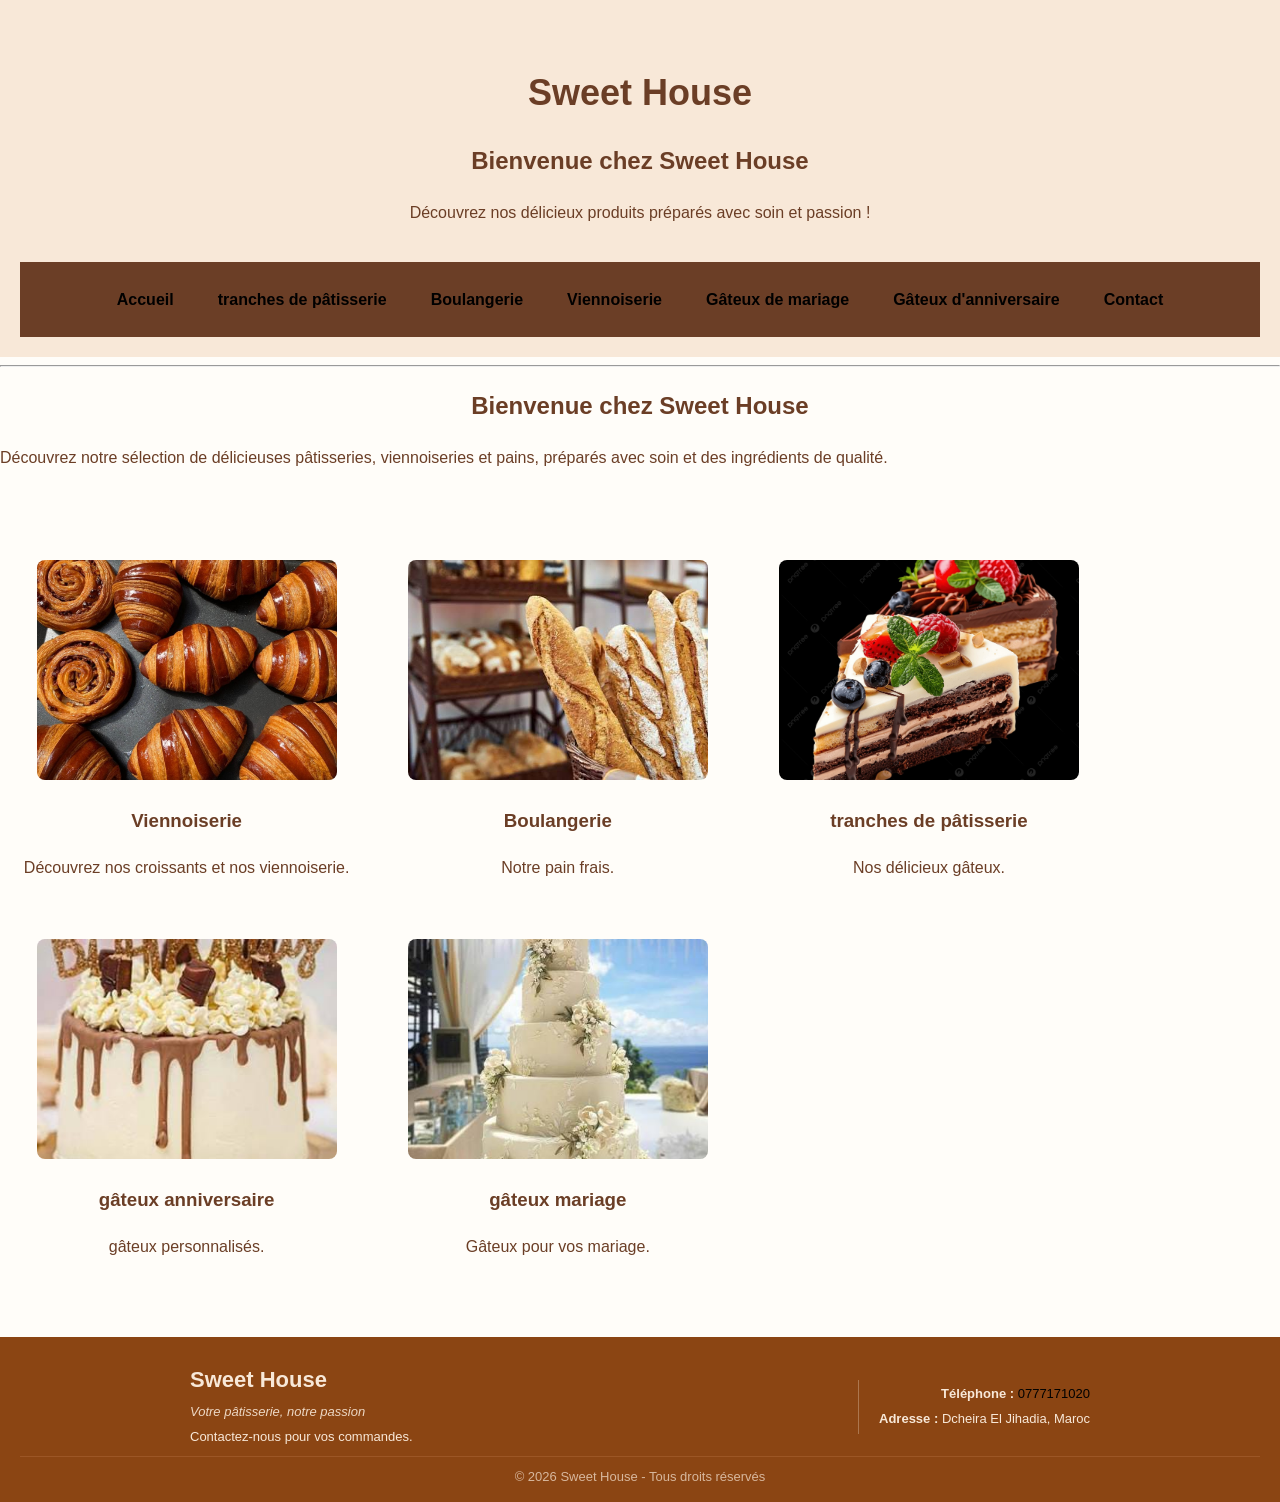
<file: index.html>
<!DOCTYPE html>
<html lang="fr">
<head>
    <meta charset="UTF-8">
    <meta name="viewport" content="width=device-width, initial-scale=1.0">
    <title>Sweet House</title>
    <style>
      a:link{color: black;background-color: transparent;text-decoration: none;}
    </style>
    <link rel="stylesheet" href="style.css">
</head>
<body class="Accueil">
    <div class="div">
    <header class="entete">
        <h1 class="principal">Sweet House</h1>
        <h2>Bienvenue chez Sweet House</h2>
        <p>Découvrez nos délicieux produits préparés avec soin et passion !</p>
    </header>
  
    <nav class="navigation">
        <a class="lien" href="index.html">Accueil</a> <br>
        <a class="lien" href="tranches.html">tranches de pâtisserie</a> <br>
        <a class="lien" href="boulangerie.html">Boulangerie</a> <br>
        <a class="lien" href="viennoiserie.html">Viennoiserie</a><br>
        <a class="lien" href="mariage.html">Gâteux de mariage</a> <br>
        <a class="lien" href="anniversaire.html">Gâteux d'anniversaire</a><br>
        <a class="lien" href="contact.html">Contact</a>
    </nav>
    

    </div>
    <hr>
    <section class="presontation">
        <h2 class="principal2">Bienvenue chez Sweet House</h2>
        <p class="description">Découvrez notre sélection de délicieuses pâtisseries, viennoiseries et pains, préparés avec soin et des ingrédients de qualité.</p>
        <table class="categorier" > 
            <tr>
             <td class="carte" > 
                  <a href="viennoiserie.html">
                  <img class="id1" src="croissant.jpeg" alt="Viennoiserie" width="300" height="300" style="object-fit:cover ;">
                  </a>
                  <h3>Viennoiserie</h3>
                  <p>Découvrez nos croissants et nos viennoiserie.</p>
             </td>
             <td class="carte" >
                  <a href="boulangerie.html">
                  <img class="id1" src="pain.jpeg" alt="Boulangerie" width="300" height="300" style="object-fit:cover ;">
                  </a>
                  <h3>Boulangerie</h3>
                  <p>Notre pain frais.</p>
             </td>
             <td class="carte" >
                  <a href="tranches.html">
                  <img class="id1" src="gateaux.jpeg"  alt="tranches de pâtisserie" width="300" height="300" style="object-fit:cover ;" >
                  </a>
                   <h3>tranches de pâtisserie</h3>
                   <p>Nos délicieux gâteux.</p>
             </td>
            </tr><br><br>
            <tr>
             <td class="carte">
                  <a href="anniversaire.html">
                  <img class="id1" src="anniversaire.jpeg" alt="Anniversaire" width="300" height="300" style="object-fit:cover ;">
                  </a>
                  <h3>gâteux anniversaire</h3>
                  <p>gâteux personnalisés.</p>
             </td>
             <td class="carte">
                  <a href="mariage.html">
                  <img class="id1" src="mariage.jpeg" alt="Mariage" width="300" height="300" style="object-fit:cover ;">
                  </a>
                  <h3>gâteux mariage</h3>
                  <p>Gâteux pour vos mariage.</p>
             </td>
            </tr>
            

    </table>
    </section>
   <footer class="pied-page">
  <div class="footer-main">
    
    <div class="footer-left">
      <h2 class="titre-footer">Sweet House</h2>
      <p class="slogan-footer">Votre pâtisserie, notre passion</p>
      <p>Contactez-nous pour vos commandes.</p>
    </div>

    <div class="footer-right">
      <p>
        <strong>Téléphone :</strong>
        <a class="lien-footer" href="tel:0777171020">0777171020</a>
      </p>
      <p>
        <strong>Adresse :</strong> Dcheira El Jihadia, Maroc
      </p>
    </div>

  </div>

  <p class="copyright">
    &copy; 2026 Sweet House - Tous droits réservés
  </p>
</footer>


    
</body>
</html>
</file>
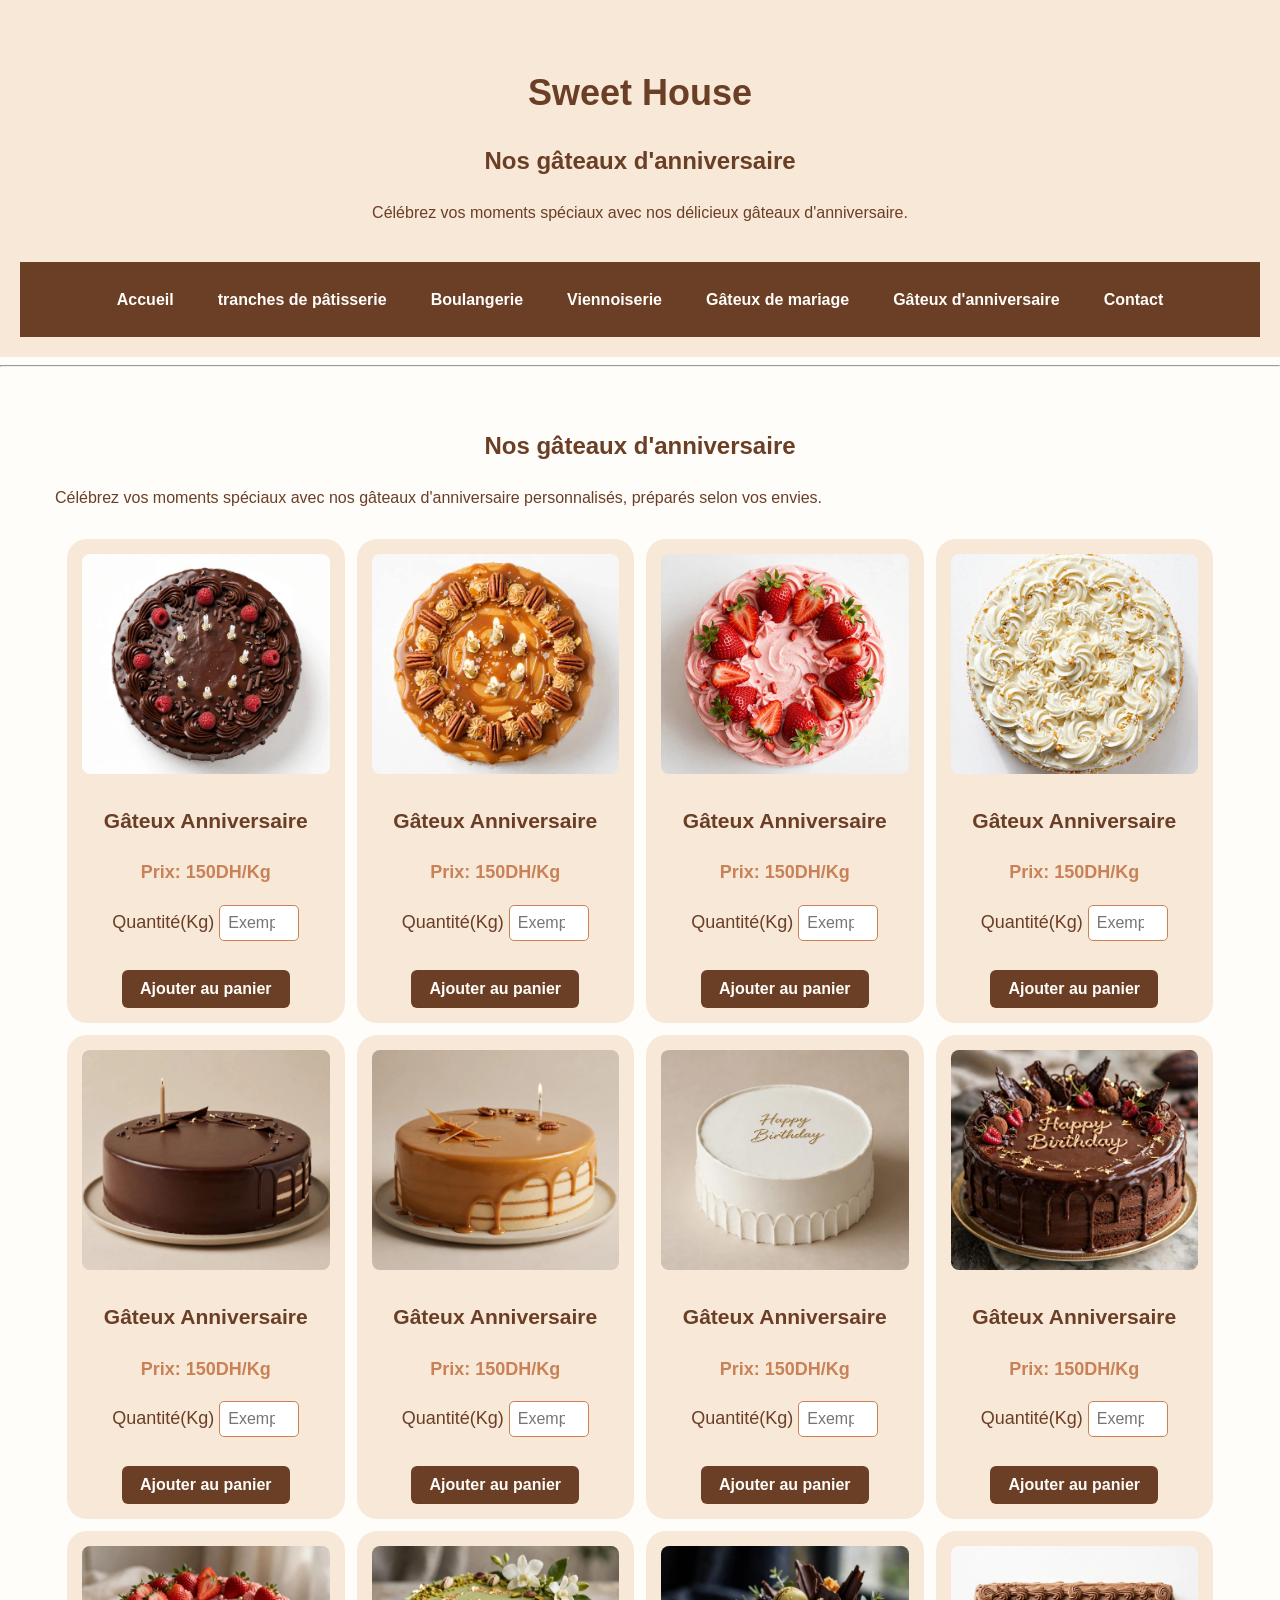
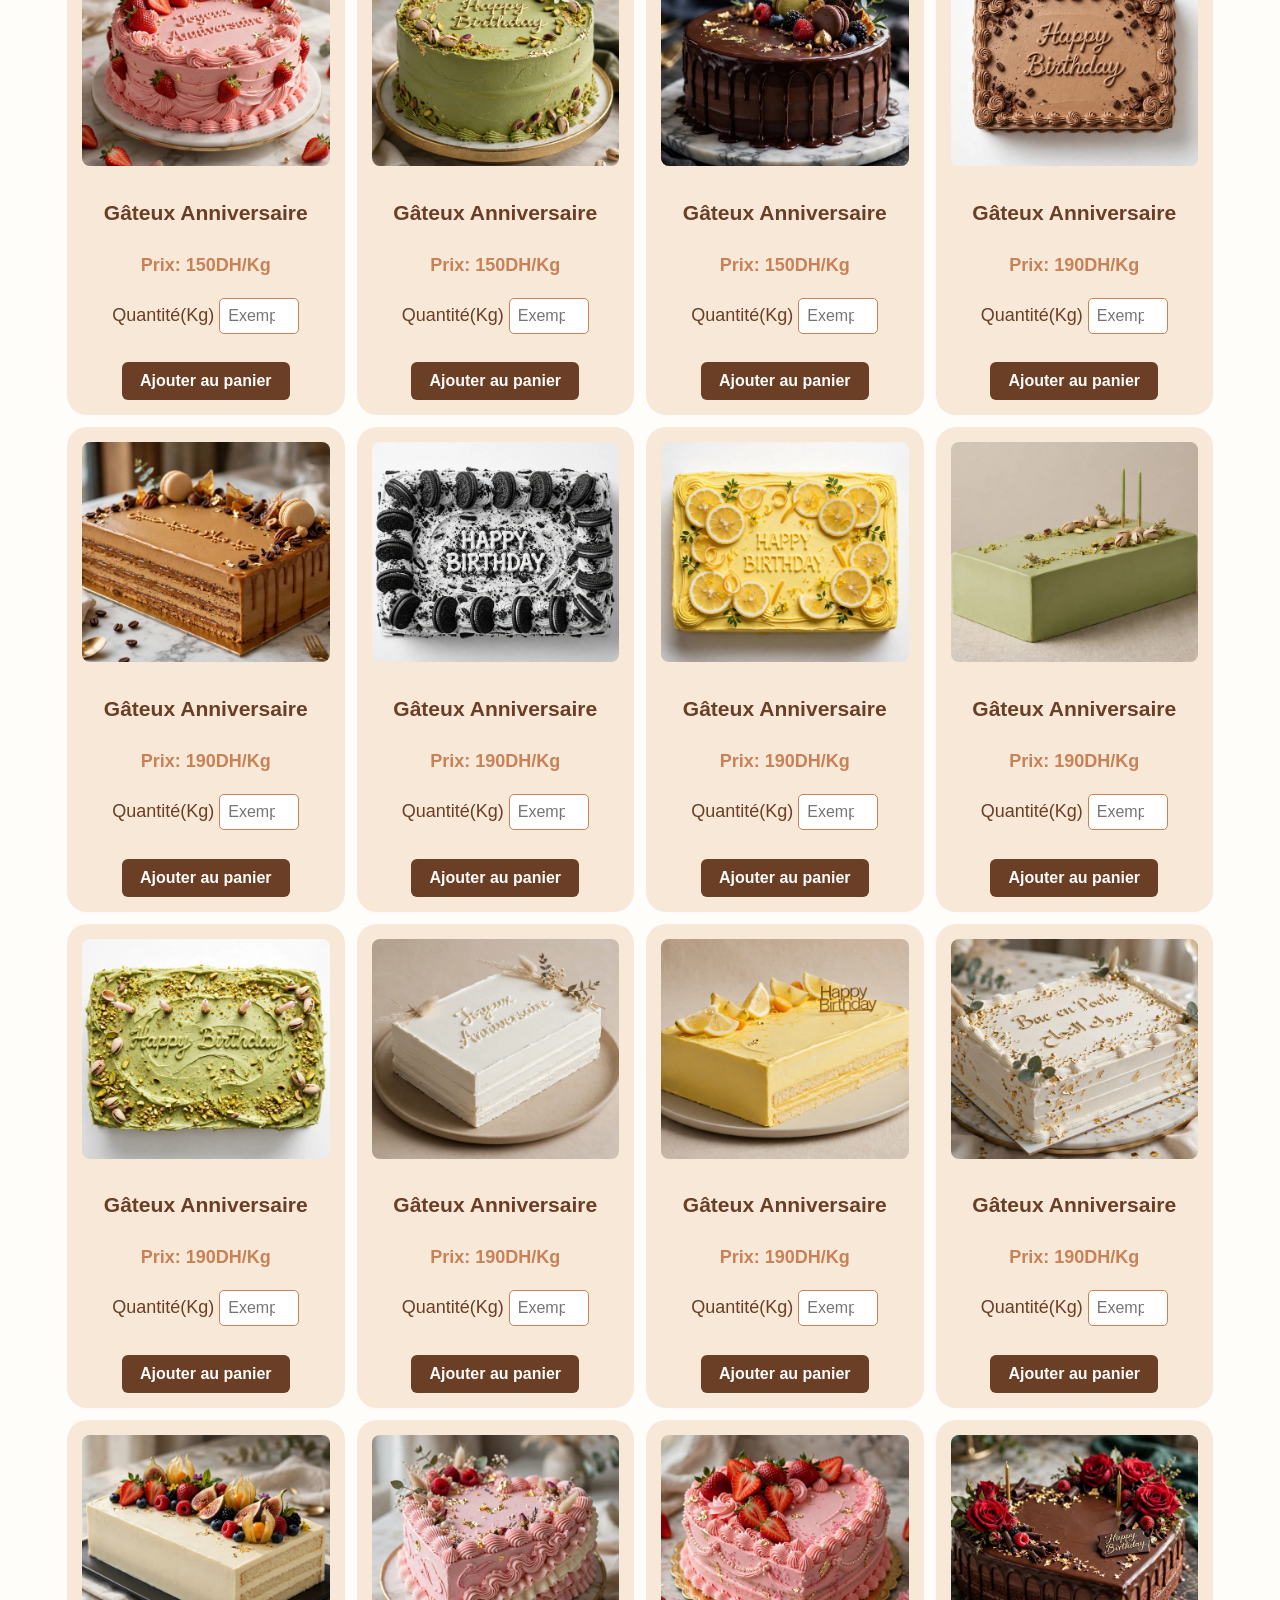
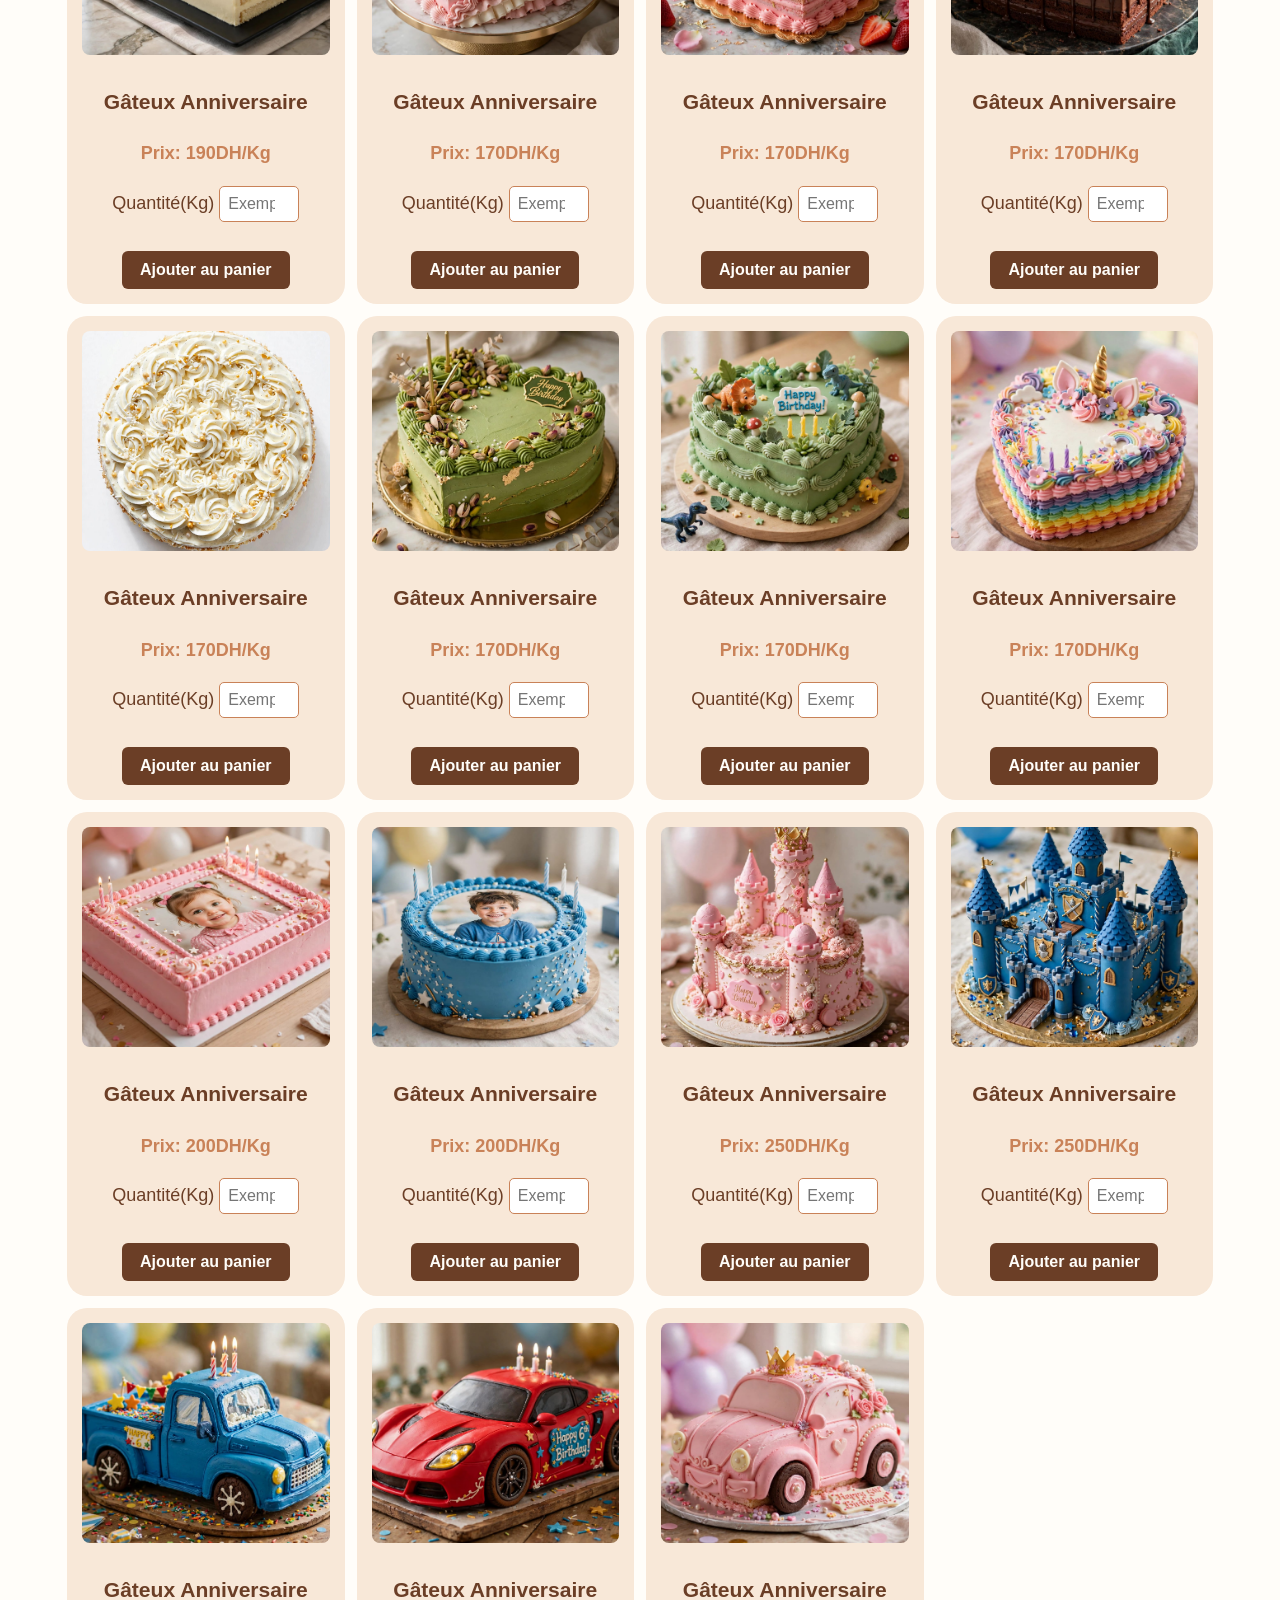
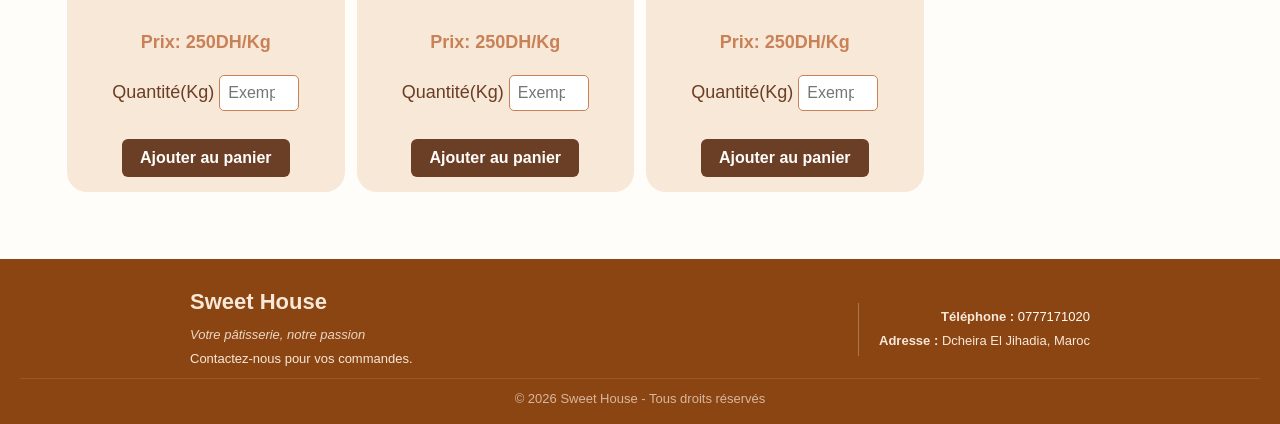
<file: anniversaire.html>
<!DOCTYPE html>
<html lang="en">
<head>
    <meta charset="UTF-8">
    <meta name="viewport" content="width=device-width, initial-scale=1.0">
    <title>Document</title>
    <link rel="stylesheet" href="style.css">
</head>
<body id="anniversaire">
      <div class="div">
    <header class="entete">
        <h1 class="principal">Sweet House</h1>
        <h2>Nos gâteaux d'anniversaire</h2>
        <p>Célébrez vos moments spéciaux avec nos délicieux gâteaux d'anniversaire.</p>
    </header>
    <nav class="navigation">
        <a class="lien" href="index.html">Accueil</a> <br>
        <a class="lien" href="tranches.html">tranches de pâtisserie</a> <br>
        <a class="lien" href="boulangerie.html">Boulangerie</a> <br>
        <a class="lien" href="viennoiserie.html">Viennoiserie</a><br>
        <a class="lien" href="mariage.html">Gâteux de mariage</a> <br>
        <a class="lien" href="anniversaire.html">Gâteux d'anniversaire</a><br>
        <a class="lien" href="contact.html">Contact</a>
    </nav>
    </div>
    <hr>
    <main class="contenu" id="anniversaire2">
        <section class="presontaion">
          <h2 class="principal2">Nos gâteaux d'anniversaire</h2>
          <p class="description">Célébrez vos moments spéciaux avec nos gâteaux d'anniversaire personnalisés, préparés selon vos envies.</p>
        </section>
      <table class="produit">
        <tr>
            <td class="carte-produit">
                  <img class="id" src="birthay1.jpeg" alt="birthay1" width="300" height="300" style="object-fit: cover;">
                         <h3>Gâteux Anniversaire</h3>
                        <p> Prix: 150DH/Kg</p>
                        <label for="quantite1">Quantité(Kg)</label>
                        <input class="quantite" type="number" id="quantite1" name="quantite1" min="0.5" step="0.5" placeholder="Exemple:2">
                        <br><br>
                        <button class="bouton" type="button">Ajouter au panier</button>
            </td>
            <td class="carte-produit">
                  <img class="id" src="birthday2.jpeg" alt="birthday2" width="300" height="300" style="object-fit: cover;">
                         <h3>Gâteux Anniversaire</h3>
                         <p> Prix: 150DH/Kg</p>
                        <label for="quantite2">Quantité(Kg)</label>
                        <input class="quantite" type="number" id="quantite2" name="quantite2" min="0.5" step="0.5" placeholder="Exemple:2">
                        <br><br>
                        <button class="bouton" type="button">Ajouter au panier</button>
            </td>
            <td class="carte-produit">
                 <img class="id" src="birthday3.jpeg" alt="birthday3" width="300" height="300" style="object-fit: cover;">
                         <h3>Gâteux Anniversaire</h3>
                       <p> Prix: 150DH/Kg</p>
                        <label for="quantite3">Quantité(Kg)</label>
                        <input class="quantite" type="number" id="quantite3" name="quantite3" min="0.5" step="0.5" placeholder="Exemple:2">
                        <br><br>
                        <button class="bouton" type="button">Ajouter au panier</button>
            </td>
            <td class="carte-produit">
                 <img class="id" src="birthday4.jpeg" alt="birthday4" width="300" height="300" style="object-fit: cover;">
                         <h3>Gâteux Anniversaire</h3>
                        <p> Prix: 150DH/Kg</p>
                        <label for="quantite4">Quantité(Kg)</label>
                        <input class="quantite" type="number" id="quantite4" name="quantite4" min="0.5" step="0.5" placeholder="Exemple:2">
                        <br><br>
                        <button class="bouton" type="button">Ajouter au panier</button>
            </td>
        </tr>
        <tr>
            <td class="carte-produit">
                 <img class="id" src="birthday5.jpeg" alt="birthday5" width="300" height="300" style="object-fit: cover;">
                         <h3>Gâteux Anniversaire</h3>
                        <p> Prix: 150DH/Kg</p>
                        <label for="quantite5">Quantité(Kg)</label>
                        <input class="quantite" type="number" id="quantite5" name="quantite5" min="0.5" step="0.5" placeholder="Exemple:2">
                        <br><br>
                        <button class="bouton" type="button">Ajouter au panier</button>
            </td>
            <td class="carte-produit">
                 <img class="id" src="birthday6.jpeg" alt="birthday6" width="300" height="300" style="object-fit: cover;">
                         <h3>Gâteux Anniversaire</h3>
                        <p> Prix: 150DH/Kg</p>
                        <label for="quantite6">Quantité(Kg)</label>
                        <input class="quantite" type="number" id="quantite6" name="quantite6" min="0.5" step="0.5" placeholder="Exemple:2">
                        <br><br>
                        <button class="bouton" type="button">Ajouter au panier</button>
            </td>
            <td class="carte-produit">
                 <img class="id" src="birthday7.jpeg" alt="birthday7" width="300" height="300" style="object-fit: cover;">
                         <h3>Gâteux Anniversaire</h3>
                        <p> Prix: 150DH/Kg</p>
                        <label for="quantite7">Quantité(Kg)</label>
                        <input class="quantite" type="number" id="quantite7" name="quantite7" min="0.5" step="0.5" placeholder="Exemple:2">
                        <br><br>
                        <button class="bouton" type="button">Ajouter au panier</button>
            </td>
            <td class="carte-produit">
                 <img class="id" src="birthday8.jpeg" alt="birthday8" width="300" height="300" style="object-fit: cover;">
                         <h3>Gâteux Anniversaire</h3>
                         <p> Prix: 150DH/Kg</p>
                        <label for="quantite8">Quantité(Kg)</label>
                        <input class="quantite" type="number" id="quantite8" name="quantite8" min="0.5" step="0.5" placeholder="Exemple:2">
                        <br><br>
                        <button class="bouton" type="button">Ajouter au panier</button>
            </td>
        </tr>
        <tr>
            <td class="carte-produit">
                 <img class="id" src="birthday9.jpeg" alt="birthday9" width="300" height="300" style="object-fit: cover;">
                         <h3>Gâteux Anniversaire</h3>
                      <p> Prix: 150DH/Kg</p>
                        <label for="quantite9">Quantité(Kg)</label>
                        <input class="quantite" type="number" id="quantite9" name="quantite9" min="0.5" step="0.5" placeholder="Exemple:2">
                        <br><br>
                        <button class="bouton" type="button">Ajouter au panier</button>
            </td>
            <td class="carte-produit">
                 <img class="id" src="birthday10.jpeg" alt="birthday10" width="300" height="300" style="object-fit: cover;">
                         <h3>Gâteux Anniversaire</h3>
                        <p> Prix: 150DH/Kg</p>
                        <label for="quantite10">Quantité(Kg)</label>
                        <input class="quantite" type="number" id="quantite10" name="quantite10" min="0.5" step="0.5" placeholder="Exemple:2">
                        <br><br>
                        <button class="bouton" type="button">Ajouter au panier</button>
            </td>
            <td class="carte-produit">
                 <img class="id" src="birthday21.jpeg" alt="birthday21" width="300" height="300" style="object-fit: cover;">
                         <h3>Gâteux Anniversaire</h3>
                         <p> Prix: 150DH/Kg</p>
                        <label for="quantite11">Quantité(Kg)</label>
                        <input class="quantite" type="number" id="quantite11" name="quantite11" min="0.5" step="0.5" placeholder="Exemple:2">
                        <br><br>
                        <button class="bouton" type="button">Ajouter au panier</button>
            </td>
            <td class="carte-produit">
                 <img class="id" src="birthday11.jpeg" alt="birthday11" width="300" height="300" style="object-fit: cover;">
                         <h3>Gâteux Anniversaire</h3>
                          <p> Prix: 190DH/Kg</p>
                        <label for="quantite12">Quantité(Kg)</label>
                        <input class="quantite" type="number" id="quantite12" name="quantite12" min="0.5" step="0.5" placeholder="Exemple:2">
                        <br><br>
                        <button class="bouton" type="button">Ajouter au panier</button>
            </td>
            
        </tr>
        <tr>
            <td class="carte-produit">
                 <img class="id" src="birthday18.jpeg" alt="birthday18" width="300" height="300" style="object-fit: cover;">
                         <h3>Gâteux Anniversaire</h3>
                        <p> Prix: 190DH/Kg</p>
                        <label for="quantite13">Quantité(Kg)</label>
                        <input class="quantite" type="number" id="quantite13" name="quantite13" min="0.5" step="0.5" placeholder="Exemple:2">
                        <br><br>
                        <button class="bouton" type="button">Ajouter au panier</button>
            </td>
            <td class="carte-produit">
                 <img class="id" src="birthday14.jpeg" alt="birthday14" width="300" height="300" style="object-fit: cover;">
                         <h3>Gâteux Anniversaire</h3>
                         <p> Prix: 190DH/Kg</p>
                        <label for="quantite14">Quantité(Kg)</label>
                        <input class="quantite" type="number" id="quantite14" name="quantite14" min="0.5" step="0.5" placeholder="Exemple:2">
                        <br><br>
                        <button class="bouton" type="button">Ajouter au panier</button>
            </td>
            <td class="carte-produit">
                 <img class="id" src="birthday13.jpeg" alt="birthday13" width="300" height="300" style="object-fit: cover;">
                         <h3>Gâteux Anniversaire</h3>
                        <p> Prix: 190DH/Kg</p>
                        <label for="quantite15">Quantité(Kg)</label>
                        <input class="quantite" type="number" id="quantite15" name="quantite15" min="0.5" step="0.5" placeholder="Exemple:2">
                        <br><br>
                        <button class="bouton" type="button">Ajouter au panier</button>
            </td>
            <td class="carte-produit">
                 <img class="id" src="birthday15.jpeg" alt="birthday15" width="300" height="300" style="object-fit: cover;">
                         <h3>Gâteux Anniversaire</h3>
                       <p> Prix: 190DH/Kg</p>
                        <label for="quantite16">Quantité(Kg)</label>
                        <input class="quantite" type="number" id="quantite16" name="quantite16" min="0.5" step="0.5" placeholder="Exemple:2">
                        <br><br>
                        <button class="bouton" type="button">Ajouter au panier</button>
            </td>
        </tr>
        <tr>
            <td class="carte-produit">
                 <img class="id" src="birthday12.jpeg" alt="birthday12" width="300" height="300" style="object-fit: cover;">
                         <h3>Gâteux Anniversaire</h3>
                       <p> Prix: 190DH/Kg</p>
                        <label for="quantite17">Quantité(Kg)</label>
                        <input class="quantite" type="number" id="quantite17" name="quantite17" min="0.5" step="0.5" placeholder="Exemple:2">
                        <br><br>
                        <button class="bouton" type="button">Ajouter au panier</button>
            </td>
            <td class="carte-produit">
                 <img class="id" src="birthday17.jpeg" alt="birthday17" width="300" height="300" style="object-fit: cover;">
                         <h3>Gâteux Anniversaire</h3>
                         <p> Prix: 190DH/Kg</p>
                        <label for="quantite18">Quantité(Kg)</label>
                        <input class="quantite" type="number" id="quantite18" name="quantite18" min="0.5" step="0.5" placeholder="Exemple:2">
                        <br><br>
                        <button class="bouton" type="button">Ajouter au panier</button>
            </td>
            <td class="carte-produit">
                 <img class="id" src="birthday16.jpeg" alt="birthday16" width="300" height="300" style="object-fit: cover;">
                         <h3>Gâteux Anniversaire</h3>
                         <p> Prix: 190DH/Kg</p>
                        <label for="quantite19">Quantité(Kg)</label>
                        <input class="quantite" type="number" id="quantite19" name="quantite19" min="0.5" step="0.5" placeholder="Exemple:2">
                        <br><br>
                        <button class="bouton" type="button">Ajouter au panier</button>
            </td>
            <td class="carte-produit">
                 <img class="id" src="birthday19.jpeg" alt="birthday19" width="300" height="300" style="object-fit: cover;">
                         <h3>Gâteux Anniversaire</h3>
                        <p> Prix: 190DH/Kg</p>
                        <label for="quantite20">Quantité(Kg)</label>
                        <input class="quantite" type="number" id="quantite20" name="quantite20" min="0.5" step="0.5" placeholder="Exemple:2">
                        <br><br>
                        <button class="bouton" type="button">Ajouter au panier</button>
            </td>
        </tr>
        <tr>
            <td class="carte-produit">
                 <img class="id" src="birthday20.jpeg" alt="birthday20" width="300" height="300" style="object-fit: cover;">
                         <h3>Gâteux Anniversaire</h3>
                        <p> Prix: 190DH/Kg</p>
                        <label for="quantite21">Quantité(Kg)</label>
                        <input class="quantite" type="number" id="quantite21" name="quantite21" min="0.5" step="0.5" placeholder="Exemple:2">
                        <br><br>
                        <button class="bouton" type="button">Ajouter au panier</button>
            </td>
            <td class="carte-produit">
                 <img class="id" src="birthday28.jpeg" alt="birthday28" width="300" height="300" style="object-fit: cover;">
                         <h3>Gâteux Anniversaire</h3>
                        <p> Prix: 170DH/Kg</p>
                        <label for="quantite22">Quantité(Kg)</label>
                        <input class="quantite" type="number" id="quantite22" name="quantite22" min="0.5" step="0.5" placeholder="Exemple:2">
                        <br><br>
                        <button class="bouton" type="button">Ajouter au panier</button>
            </td>
            <td class="carte-produit">
                 <img class="id" src="birthday23.jpeg" alt="birthday23" width="300" height="300" style="object-fit: cover;">
                         <h3>Gâteux Anniversaire</h3>
                          <p> Prix: 170DH/Kg</p>
                        <label for="quantite23">Quantité(Kg)</label>
                        <input class="quantite" type="number" id="quantite23" name="quantite23" min="0.5" step="0.5" placeholder="Exemple:2">
                        <br><br>
                        <button class="bouton" type="button">Ajouter au panier</button>
            </td>
            <td class="carte-produit">
                 <img class="id" src="birthday22.jpeg" alt="birthday22" width="300" height="300" style="object-fit: cover;">
                         <h3>Gâteux Anniversaire</h3>
                          <p> Prix: 170DH/Kg</p>
                        <label for="quantite24">Quantité(Kg)</label>
                        <input class="quantite" type="number" id="quantite24" name="quantite24" min="0.5" step="0.5" placeholder="Exemple:2">
                        <br><br>
                        <button class="bouton" type="button">Ajouter au panier</button>
            </td>
        </tr>
        <tr>
            <td class="carte-produit">
                 <img class="id" src="birthday4.jpeg" alt="birthday24" width="300" height="300" style="object-fit: cover;">
                         <h3>Gâteux Anniversaire</h3>
                          <p> Prix: 170DH/Kg</p>
                        <label for="quantite25">Quantité(Kg)</label>
                        <input class="quantite" type="number" id="quantite25" name="quantite25" min="0.5" step="0.5" placeholder="Exemple:2">
                        <br><br>
                        <button class="bouton" type="button">Ajouter au panier</button>
            </td>
            <td class="carte-produit">
                 <img class="id" src="birthday25.jpeg" alt="birthday25" width="300" height="300" style="object-fit: cover;">
                         <h3>Gâteux Anniversaire</h3>
                          <p> Prix: 170DH/Kg</p>
                        <label for="quantite26">Quantité(Kg)</label>
                        <input class="quantite" type="number" id="quantite26" name="quantite26" min="0.5" step="0.5" placeholder="Exemple:2">
                        <br><br>
                        <button class="bouton" type="button">Ajouter au panier</button>
            </td>
            <td class="carte-produit">
                 <img class="id" src="birthday27.jpeg" alt="birthday27" width="300" height="300" style="object-fit: cover;">
                         <h3>Gâteux Anniversaire</h3>
                          <p> Prix: 170DH/Kg</p>
                        <label for="quantite27">Quantité(Kg)</label>
                        <input class="quantite" type="number" id="quantite27" name="quantite27" min="0.5" step="0.5" placeholder="Exemple:2">
                        <br><br>
                        <button class="bouton" type="button">Ajouter au panier</button>
            </td>
            <td class="carte-produit">
                 <img class="id" src="birthday26.jpeg" alt="birthday26" width="300" height="300" style="object-fit: cover;">
                         <h3>Gâteux Anniversaire</h3>
                        <p> Prix: 170DH/Kg</p>
                        <label for="quantite28">Quantité(Kg)</label>
                        <input class="quantite" type="number" id="quantite28" name="quantite28" min="0.5" step="0.5" placeholder="Exemple:2">
                        <br><br>
                        <button class="bouton" type="button">Ajouter au panier</button>
            </td>
        </tr>
        <tr>
            <td class="carte-produit">
                 <img class="id" src="birthday29.jpeg" alt="birthday29" width="300" height="300" style="object-fit: cover;">
                         <h3>Gâteux Anniversaire</h3>
                         <p> Prix: 200DH/Kg</p>
                        <label for="quantite28">Quantité(Kg)</label>
                        <input class="quantite" type="number" id="quantite28" name="quantite28" min="0.5" step="0.5" placeholder="Exemple:2">
                        <br><br>
                        <button class="bouton" type="button">Ajouter au panier</button>
            </td>
            <td class="carte-produit">
                 <img class="id" src="birthday30.jpeg" alt="birthday30" width="300" height="300" style="object-fit: cover;">
                         <h3>Gâteux Anniversaire</h3>
                          <p> Prix: 200DH/Kg</p>
                        <label for="quantite29">Quantité(Kg)</label>
                        <input class="quantite" type="number" id="quantite29" name="quantite29" min="0.5" step="0.5" placeholder="Exemple:2">
                        <br><br>
                        <button class="bouton" type="button">Ajouter au panier</button>
            </td>
            <td class="carte-produit">
                 <img class="id" src="birthday34.jpeg" alt="birthday34" width="300" height="300" style="object-fit: cover;">
                         <h3>Gâteux Anniversaire</h3>
                        <p> Prix: 250DH/Kg</p>
                        <label for="quantite30">Quantité(Kg)</label>
                        <input class="quantite" type="number" id="quantite30" name="quantite30" min="0.5" step="0.5" placeholder="Exemple:2">
                        <br><br>
                        <button class="bouton" type="button">Ajouter au panier</button>
            </td>
            <td class="carte-produit">
                 <img class="id" src="birthday35.jpeg" alt="birthday35" width="300" height="300" style="object-fit: cover;">
                         <h3>Gâteux Anniversaire</h3>
                          <p> Prix: 250DH/Kg</p>
                        <label for="quantite31">Quantité(Kg)</label>
                        <input class="quantite" type="number" id="quantite31" name="quantite31" min="0.5" step="0.5" placeholder="Exemple:2">
                        <br><br>
                        <button class="bouton" type="button">Ajouter au panier</button>
            </td>
        </tr>
        <tr>
            <td class="carte-produit">
                 <img class="id" src="birthday32.jpeg" alt="birthday32" width="300" height="300" style="object-fit: cover;">
                         <h3>Gâteux Anniversaire</h3>
                         <p> Prix: 250DH/Kg</p>
                        <label for="quantite32">Quantité(Kg)</label>
                        <input class="quantite" type="number" id="quantite32" name="quantite32" min="0.5" step="0.5" placeholder="Exemple:2">
                        <br><br>
                        <button class="bouton" type="button">Ajouter au panier</button>
            </td>
            <td class="carte-produit">
                 <img class="id" src="birthday31.jpeg" alt="birthday31" width="300" height="300" style="object-fit: cover;">
                         <h3>Gâteux Anniversaire</h3>
                         <p> Prix: 250DH/Kg</p>
                        <label for="quantite33">Quantité(Kg)</label>
                        <input class="quantite" type="number" id="quantite33" name="quantite33" min="0.5" step="0.5" placeholder="Exemple:2">
                        <br><br>
                        <button class="bouton" type="button">Ajouter au panier</button>
            </td>
            <td class="carte-produit">
                 <img class="id" src="birthday33.jpeg" alt="birthday33" width="300" height="300" style="object-fit: cover;">
                         <h3>Gâteux Anniversaire</h3>
                         <p> Prix: 250DH/Kg</p>
                        <label for="quantite34">Quantité(Kg)</label>
                        <input class="quantite" type="number" id="quantite34" name="quantite34" min="0.5" step="0.5" placeholder="Exemple:2">
                        <br><br>
                        <button class="bouton" type="button">Ajouter au panier</button>
            </td>
        </tr>
    </table>
  </main>
 <footer class="pied-page">
  <div class="footer-main">
    
    <div class="footer-left">
      <h2 class="titre-footer">Sweet House</h2>
      <p class="slogan-footer">Votre pâtisserie, notre passion</p>
      <p>Contactez-nous pour vos commandes.</p>
    </div>

    <div class="footer-right">
      <p>
        <strong>Téléphone :</strong>
        <a class="lien-footer" href="tel:0777171020">0777171020</a>
      </p>
      <p>
        <strong>Adresse :</strong> Dcheira El Jihadia, Maroc
      </p>
    </div>

  </div>

  <p class="copyright">
    &copy; 2026 Sweet House - Tous droits réservés
  </p>
</footer>

</body>
</html>
</file>
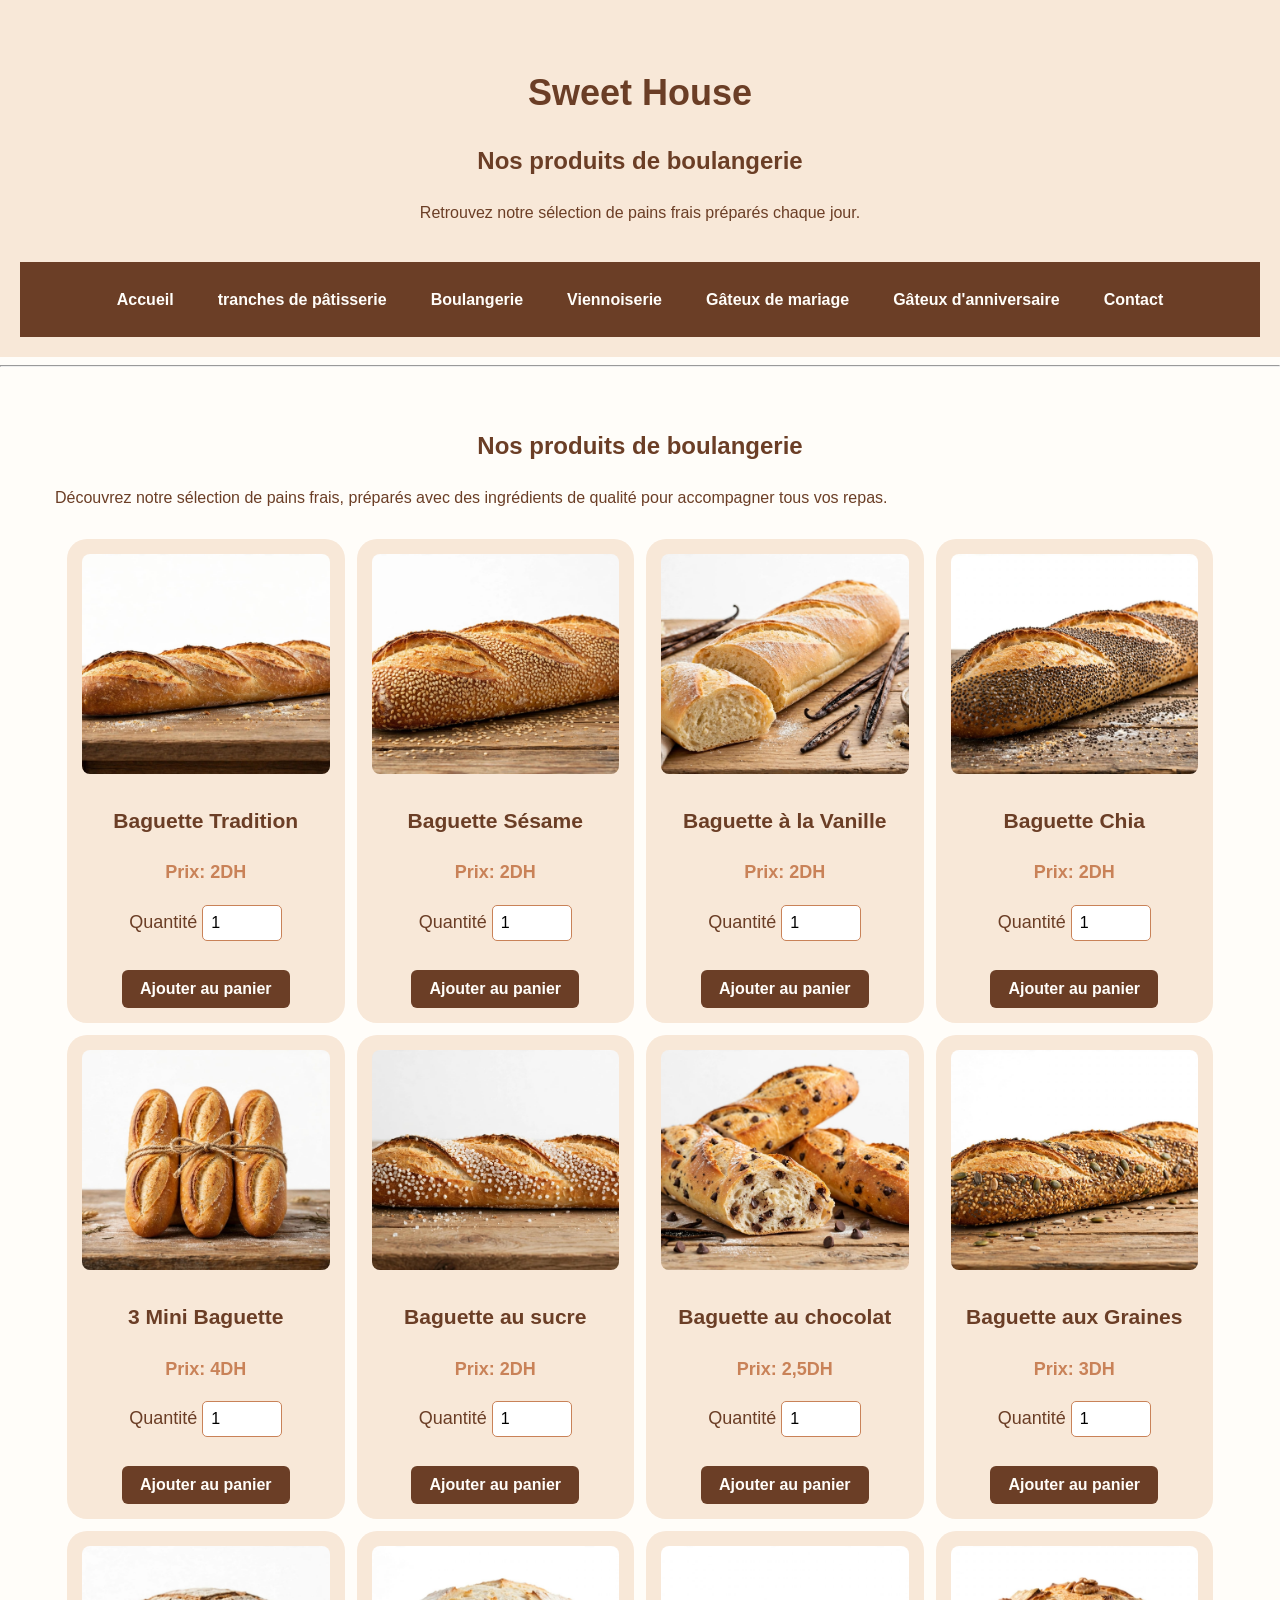
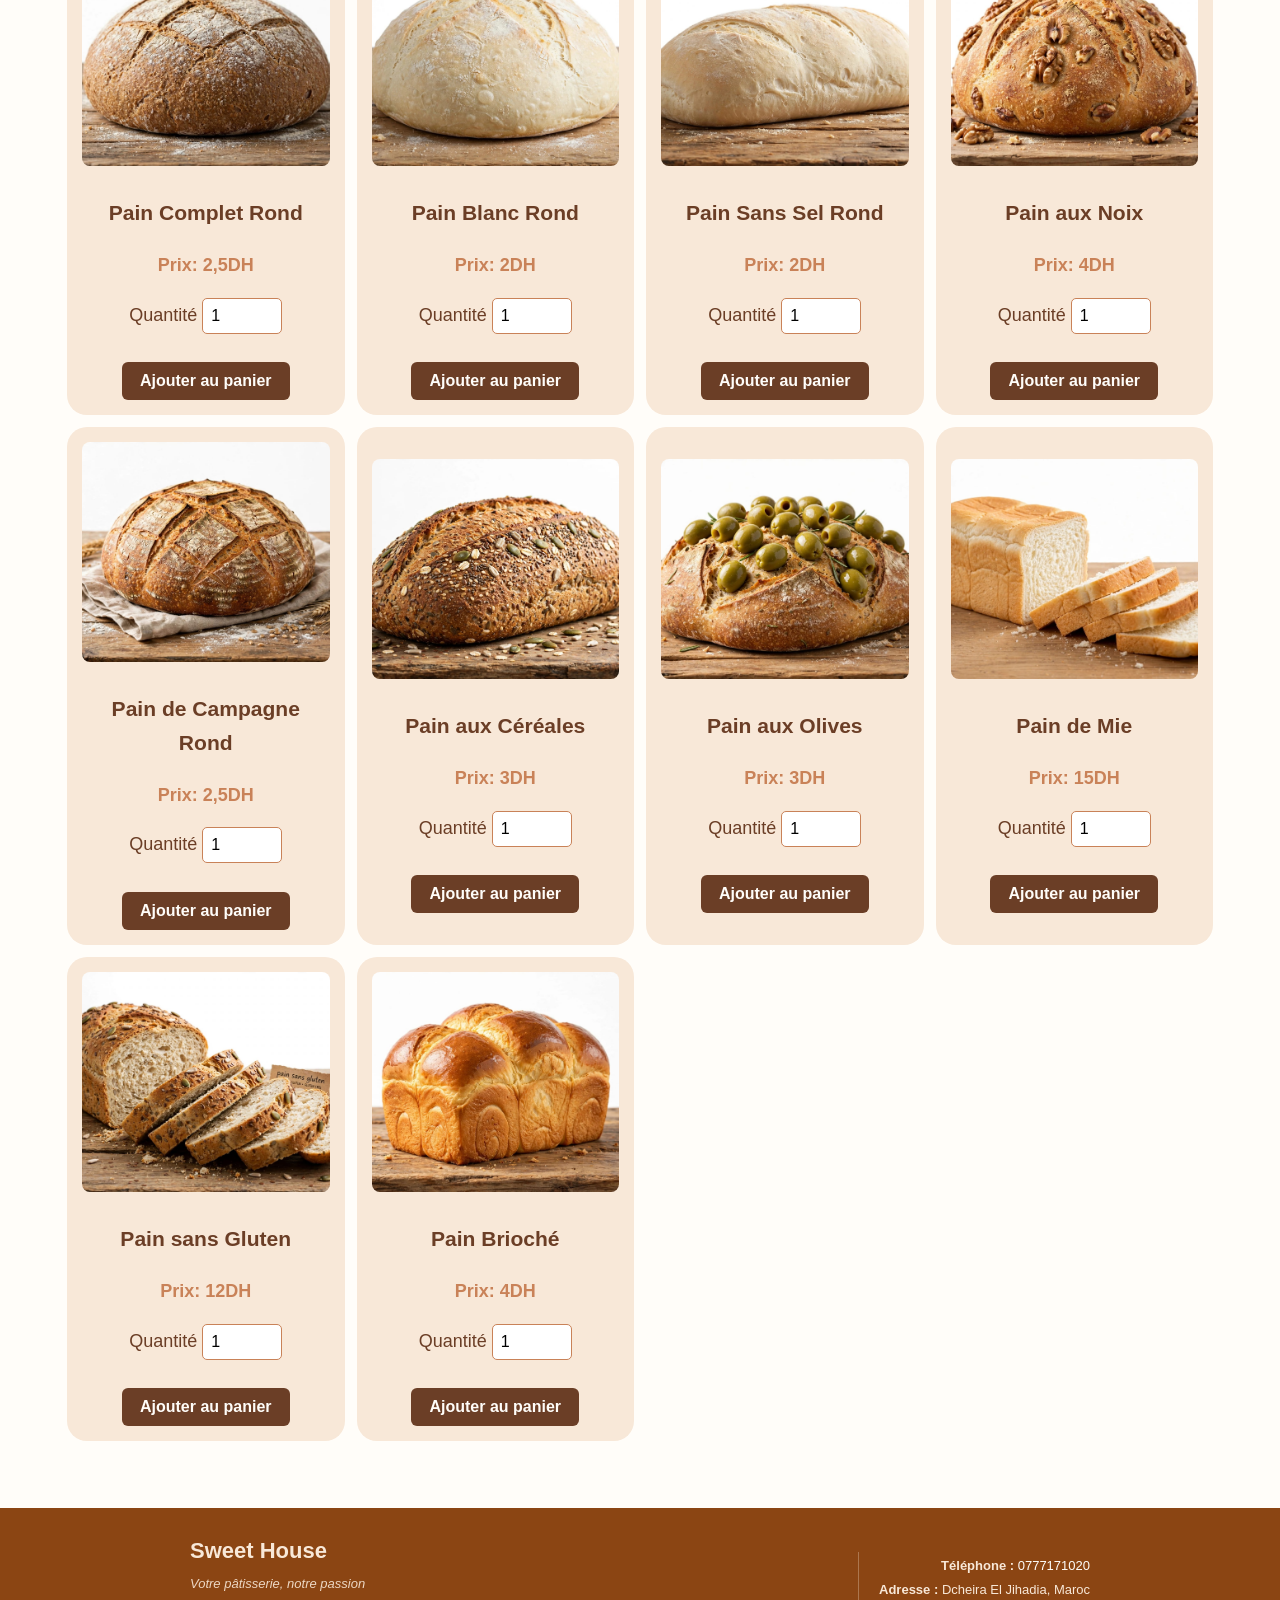
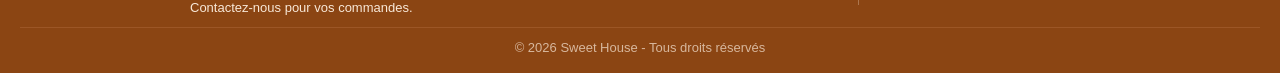
<file: boulangerie.html>
<!DOCTYPE html>
<html lang="en">
<head>
    <meta charset="UTF-8">
    <meta name="viewport" content="width=device-width, initial-scale=1.0">
    <title>Document</title>
    <link rel="stylesheet" href="style.css">
</head>
<body class="boulangerie">
   <div class="div">
    <header class="entete">
        <h1 class="principal">Sweet House</h1>
        <h2>Nos produits de boulangerie</h2>
        <p>Retrouvez notre sélection de pains frais préparés chaque jour.</p>
    </header>
    <nav class="navigation">
        <a class="lien" href="index.html">Accueil</a> <br>
        <a class="lien" href="tranches.html">tranches de pâtisserie</a> <br>
        <a class="lien" href="boulangerie.html">Boulangerie</a> <br>
        <a class="lien" href="viennoiserie.html">Viennoiserie</a><br>
        <a class="lien" href="mariage.html">Gâteux de mariage</a> <br>
        <a class="lien" href="anniversaire.html">Gâteux d'anniversaire</a><br>
        <a class="lien" href="contact.html">Contact</a>
    </nav>
     </div>
     <hr>
    <main class="contenu" id="boulangerie2">
        <section class="presontaion">
           <h2 class="principal2">Nos produits de boulangerie</h2>
            <p class="description">Découvrez notre sélection de pains frais, préparés avec des ingrédients de qualité pour accompagner tous vos repas.</p>
        </section>
            <table class="produit">
        <tr>
            <td class="carte-produit">
                <img class="id" src="baguettetradition.jpeg" alt="baguettetradition" width="300" height="300" style="object-fit: cover;">
                         <h3>Baguette Tradition</h3>
                        <p> Prix: 2DH</p>
                        <label for="Tradition">Quantité</label>
                        <input class="quantite" id="Tradition" type="number" min="1" value="1">
                        <br><br>
                        <button class="bouton" type="button">Ajouter au panier</button>
            </td>
            <td class="carte-produit">
                <img class="id" src="baguettesesame.jpeg" alt="baguettesesame" width="300" height="300" style="object-fit: cover;">
                         <h3>Baguette Sésame</h3>
                        <p> Prix: 2DH</p>
                        <label for="Sésame">Quantité</label>
                        <input class="quantite" id="Sésame" type="number" min="1" value="1">
                        <br><br>
                        <button class="bouton" type="button">Ajouter au panier</button>
            </td>
            <td class="carte-produit">
                <img class="id" src="baguettevanille.jpeg" alt="baguettevanille" width="300" height="300" style="object-fit: cover;">
                         <h3>Baguette à la Vanille</h3>
                        <p> Prix: 2DH</p>
                        <label for="vanille">Quantité</label>
                        <input class="quantite" id="vanille" type="number" min="1" value="1">
                        <br><br>
                        <button class="bouton" type="button">Ajouter au panier</button>
            </td>
            <td class="carte-produit" >
                <img class="id" src="baguettechia.jpeg" alt="baguettechia" width="300" height="300" style="object-fit: cover;">
                         <h3>Baguette Chia</h3>
                        <p> Prix: 2DH</p>
                        <label for="Chia">Quantité</label>
                        <input class="quantite" id="Chia" type="number" min="1" value="1">
                        <br><br>
                        <button class="bouton" type="button">Ajouter au panier</button>
            </td>
        </tr>
        <tr>
            <td class="carte-produit">
                <img class="id" src="minibaguette.jpeg" alt="minibaguette" width="300" height="300" style="object-fit: cover;">
                         <h3>3 Mini Baguette</h3>
                        <p> Prix: 4DH</p>
                        <label for="mini">Quantité</label>
                        <input class="quantite" id="mini" type="number" min="1" value="1">
                        <br><br>
                        <button class="bouton" type="button">Ajouter au panier</button>
            </td>
            <td class="carte-produit">
                <img class="id" src="baguettesucre.jpeg" alt="baguettesucre" width="300" height="300" style="object-fit: cover;">
                         <h3>Baguette au sucre</h3>
                        <p> Prix: 2DH</p>
                        <label for="sucre">Quantité</label>
                        <input class="quantite" id="sucre" type="number" min="1" value="1">
                        <br><br>
                        <button class="bouton" type="button">Ajouter au panier</button>
            </td>
            <td class="carte-produit">
                <img class="id" src="baguettechocolat.jpeg" alt="baguettechocolat" width="300" height="300" style="object-fit: cover;">
                         <h3>Baguette au chocolat</h3>
                        <p> Prix: 2,5DH</p>
                        <label for="chocolat">Quantité</label>
                        <input class="quantite" id="chocolat" type="number" min="1" value="1">
                        <br><br>
                        <button class="bouton" type="button">Ajouter au panier</button>
            </td>
            <td class="carte-produit">
                <img class="id" src="baguettegraines.jpeg" alt="baguettegraines" width="300" height="300" style="object-fit: cover;">
                         <h3>Baguette aux Graines</h3>
                        <p> Prix: 3DH</p>
                        <label for="a">Quantité</label>
                        <input class="quantite" id="a" type="number" min="1" value="1">
                        <br><br>
                        <button class="bouton" type="button">Ajouter au panier</button>
            </td>
        </tr>
        <tr>
            <td class="carte-produit">
                <img class="id" src="paincomplet.jpeg" alt="paincomplet" width="300" height="300" style="object-fit: cover;">
                         <h3>Pain Complet Rond</h3>
                        <p> Prix: 2,5DH</p>
                        <label for="b">Quantité</label>
                        <input class="quantite" id="b" type="number" min="1" value="1">
                        <br><br>
                        <button class="bouton" type="button">Ajouter au panier</button>
            </td>
            <td class="carte-produit">
                <img class="id" src="painblanc.jpeg" alt="painblanc" width="300" height="300" style="object-fit: cover;">
                         <h3>Pain Blanc Rond</h3>
                        <p> Prix: 2DH</p>
                        <label for="c">Quantité</label>
                        <input class="quantite" id="c" type="number" min="1" value="1">
                        <br><br>
                        <button class="bouton" type="button">Ajouter au panier</button>
            </td>
            <td class="carte-produit">
                <img class="id" src="painsanssel.jpeg" alt="painsanssel" width="300" height="300" style="object-fit: cover;">
                         <h3>Pain Sans Sel Rond </h3>
                        <p> Prix: 2DH</p>
                        <label for="d">Quantité</label>
                        <input class="quantite" id="d" type="number" min="1" value="1">
                        <br><br>
                        <button class="bouton" type="button">Ajouter au panier</button>
            </td>
            <td class="carte-produit">
                <img class="id" src="painnoix.jpeg" alt="painnoix" width="300" height="300" style="object-fit: cover;">
                         <h3>Pain aux Noix</h3>
                        <p> Prix: 4DH</p>
                        <label for="e">Quantité</label>
                        <input class="quantite" id="e" type="number" min="1" value="1">
                        <br><br>
                        <button class="bouton" type="button">Ajouter au panier</button>
            </td>
        </tr>
        <tr>
            <td class="carte-produit">
                <img class="id" src="paincompagne.jpeg" alt="paincompagne" width="300" height="300" style="object-fit: cover;">
                         <h3>Pain de Campagne Rond</h3>
                        <p> Prix: 2,5DH</p>
                        <label for="f">Quantité</label>
                        <input id="f" class="quantite" type="number" min="1" value="1">
                        <br><br>
                        <button class="bouton" type="button">Ajouter au panier</button>
            </td>
            <td class="carte-produit">
                <img class="id" src="paincereales.jpeg" alt="paincereales" width="300" height="300" style="object-fit: cover;">
                         <h3>Pain aux Céréales</h3>
                        <p> Prix: 3DH</p>
                        <label for="g">Quantité</label>
                        <input id="g" class="quantite" type="number" min="1" value="1">
                        <br><br>
                        <button class="bouton" type="button">Ajouter au panier</button>
            </td>
            <td class="carte-produit">
                <img class="id" src="painolives.jpeg" alt="painolives" width="300" height="300" style="object-fit: cover;">
                         <h3>Pain aux Olives</h3>
                        <p> Prix: 3DH</p>
                        <label for="h">Quantité</label>
                        <input id="h" class="quantite" type="number" min="1" value="1">
                        <br><br>
                        <button class="bouton" type="button">Ajouter au panier</button>
            </td>
            <td class="carte-produit">
                <img class="id" src="paindemie.jpeg" alt="paindemie" width="300" height="300" style="object-fit: cover;">
                         <h3>Pain de Mie</h3>
                        <p> Prix: 15DH</p>
                        <label for="i">Quantité</label>
                        <input id="i" class="quantite" type="number" min="1" value="1">
                        <br><br>
                        <button class="bouton" type="button">Ajouter au panier</button>
            </td>
        </tr>
        <tr>
            <td class="carte-produit">
                <img class="id" src="painsansgluten.jpeg" alt="painsansgluten" width="300" height="300" style="object-fit: cover;">
                         <h3>Pain sans Gluten</h3>
                        <p> Prix: 12DH</p>
                        <label for="j">Quantité</label>
                        <input id="j" class="quantite" type="number" min="1" value="1">
                        <br><br>
                        <button class="bouton" type="button">Ajouter au panier</button>
            </td>
            <td class="carte-produit">
                <img class="id" src="briochee.jpeg" alt="briochee" width="300" height="300" style="object-fit: cover;">
                         <h3>Pain Brioché</h3>
                        <p> Prix: 4DH</p>
                        <label for="k">Quantité</label>
                        <input id="k" class="quantite" type="number" min="1" value="1">
                        <br><br>
                        <button class="bouton" type="button">Ajouter au panier</button>
            </td>
        </tr>
     </table>
    </main>
    <footer class="pied-page">
  <div class="footer-main">
    
    <div class="footer-left">
      <h2 class="titre-footer">Sweet House</h2>
      <p class="slogan-footer">Votre pâtisserie, notre passion</p>
      <p>Contactez-nous pour vos commandes.</p>
    </div>

    <div class="footer-right">
      <p>
        <strong>Téléphone :</strong>
        <a class="lien-footer" href="tel:0777171020">0777171020</a>
      </p>
      <p>
        <strong>Adresse :</strong> Dcheira El Jihadia, Maroc
      </p>
    </div>

  </div>

  <p class="copyright">
    &copy; 2026 Sweet House - Tous droits réservés
  </p>
</footer>
</body>
</html>
</file>
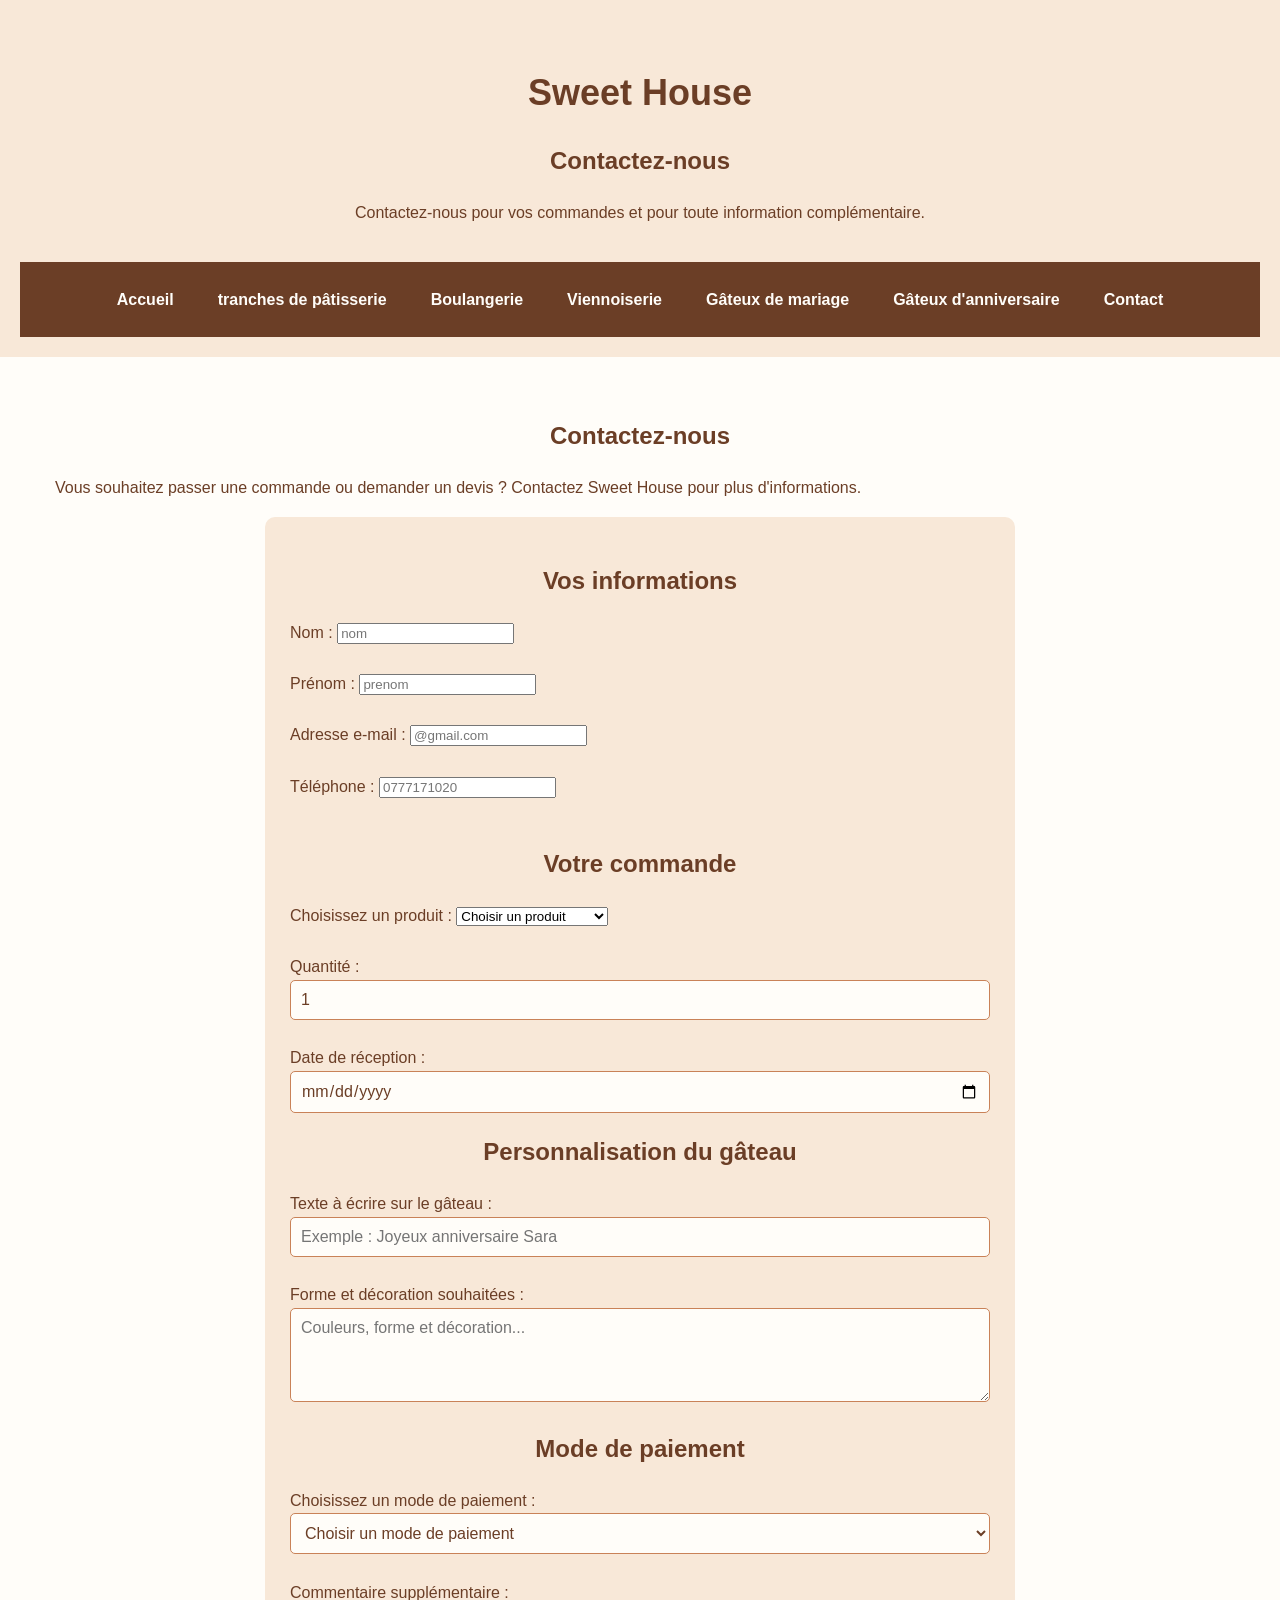
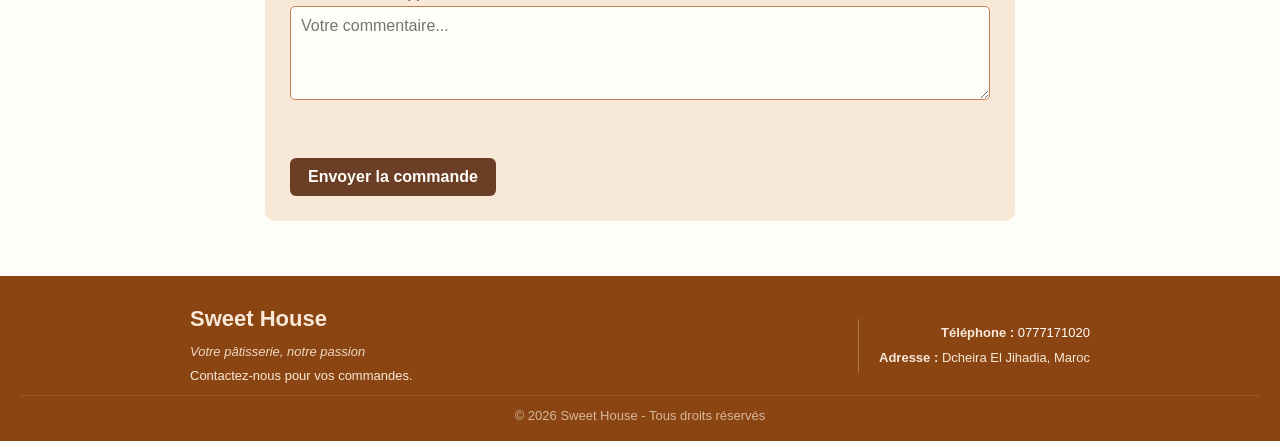
<file: contact.html>
<!DOCTYPE html>
<html lang="fr">
<head>
    <meta charset="UTF-8">
    <meta name="viewport" content="width=device-width, initial-scale=1.0">
    <title>Contact - Sweet House</title>
    <link rel="stylesheet" href="style.css">
</head>
<body id="contact">
  <div class="div">
    <header class="entete">
        <h1 class="principal">Sweet House</h1>
        <h2>Contactez-nous</h2>
        <p>Contactez-nous pour vos commandes et pour toute information complémentaire.</p>
    </header>
    <nav class="navigation">
        <a class="lien" href="index.html">Accueil</a> <br>
        <a class="lien" href="tranches.html">tranches de pâtisserie</a> <br>
        <a class="lien" href="boulangerie.html">Boulangerie</a> <br>
        <a class="lien" href="viennoiserie.html">Viennoiserie</a><br>
        <a class="lien" href="mariage.html">Gâteux de mariage</a> <br>
        <a class="lien" href="anniversaire.html">Gâteux d'anniversaire</a><br>
        <a class="lien" href="contact.html">Contact</a>
    </nav>
</div>
    <main class="contenu" id="contact2">
        <section class="presontaion">
          <h2 class="principal2">Contactez-nous</h2>
          <p class="description">Vous souhaitez passer une commande ou demander un devis ? Contactez Sweet House pour plus d'informations.</p>
         
        </section>

        <form class="formulaire" id="form" action="#" method="post">
           <section class="group-formulaire">
             <h2 class="principal2">Vos informations</h2>

            <label for="nom">Nom :</label>
            <input class="form" type="text" id="nom" name="nom" placeholder="nom" required>

            <br><br>

            <label for="prenom">Prénom :</label>
            <input class="form" type="text" id="prenom" name="prenom" placeholder="prenom" required>

            <br><br>

            <label for="email">Adresse e-mail :</label>
            <input class="form" type="email" id="email" name="email" placeholder="@gmail.com" required>

            <br><br>

            <label for="telephone">Téléphone :</label>
            <input class="form" type="tel" id="telephone" name="telephone" placeholder="0777171020" required>

            <br><br>
        </section>
        
        <section class="group-formulaire">
             <h2 class="principal2">Votre commande</h2>

            <label for="produit">Choisissez un produit :</label>
            <select class="champ-fourmulaire" id="produit" name="produit" required>
                <option value="">Choisir un produit</option>
                <option value="croissant">Croissant</option>
                <option value="pain">Baguette</option>
                <option value="tranche">Tranche de gâteau</option>
                <option value="gateau-anniversaire">Gâteau d'anniversaire</option>
                <option value="gateau-mariage">Gâteau de mariage</option>
            </select>

            <br><br>

            <label for="quantite">Quantité :</label>
            <input class="champ-formulaire" type="number" id="quantite" name="quantite"
                   min="1" value="1" required>

            <br><br>

            <label for="date">Date de réception :</label>
            <input class="champ-formulaire" type="date" id="date" name="date" required>

        </section>

        <section class="group-formulaire">
            <h2 class="principal2">Personnalisation du gâteau</h2>

            <label for="texte">Texte à écrire sur le gâteau :</label>
            <input class="champ-formulaire" type="text" id="texte" name="texte"
                   placeholder="Exemple : Joyeux anniversaire Sara">

            <br><br>

            <label for="decoration">Forme et décoration souhaitées :</label>
            <textarea class="champ-formulaire" id="decoration" name="decoration" rows="4"
                      placeholder="Couleurs, forme et décoration..."></textarea>

        </section>

        <section class="group-formulaire">
            <h2 class="principal2">Mode de paiement</h2>

            <label for="paiement">Choisissez un mode de paiement :</label>
            <select class="champ-formulaire" id="paiement" name="paiement" required>
                <option value="">Choisir un mode de paiement</option>
                <option value="especes">Espèces</option>
                <option value="virement">Virement bancaire</option>
            </select>

        

        <br><br>

            <label for="commentaire">Commentaire supplémentaire :</label>
            <textarea class="champ-formulaire" id="commentaire" name="commentaire" rows="4"
                      placeholder="Votre commentaire..."></textarea>
        </section>

            <br><br>

            <button class="bouton" type="submit">Envoyer la commande</button>

        </form>
    </main>
 <footer class="pied-page">
  <div class="footer-main">
    
    <div class="footer-left">
      <h2 class="titre-footer">Sweet House</h2>
      <p class="slogan-footer">Votre pâtisserie, notre passion</p>
      <p>Contactez-nous pour vos commandes.</p>
    </div>

    <div class="footer-right">
      <p>
        <strong>Téléphone :</strong>
        <a class="lien-footer" href="tel:0777171020">0777171020</a>
      </p>
      <p>
        <strong>Adresse :</strong> Dcheira El Jihadia, Maroc
      </p>
    </div>

  </div>

  <p class="copyright">
    &copy; 2026 Sweet House - Tous droits réservés
  </p>
</footer>
</body>
</html>
</file>
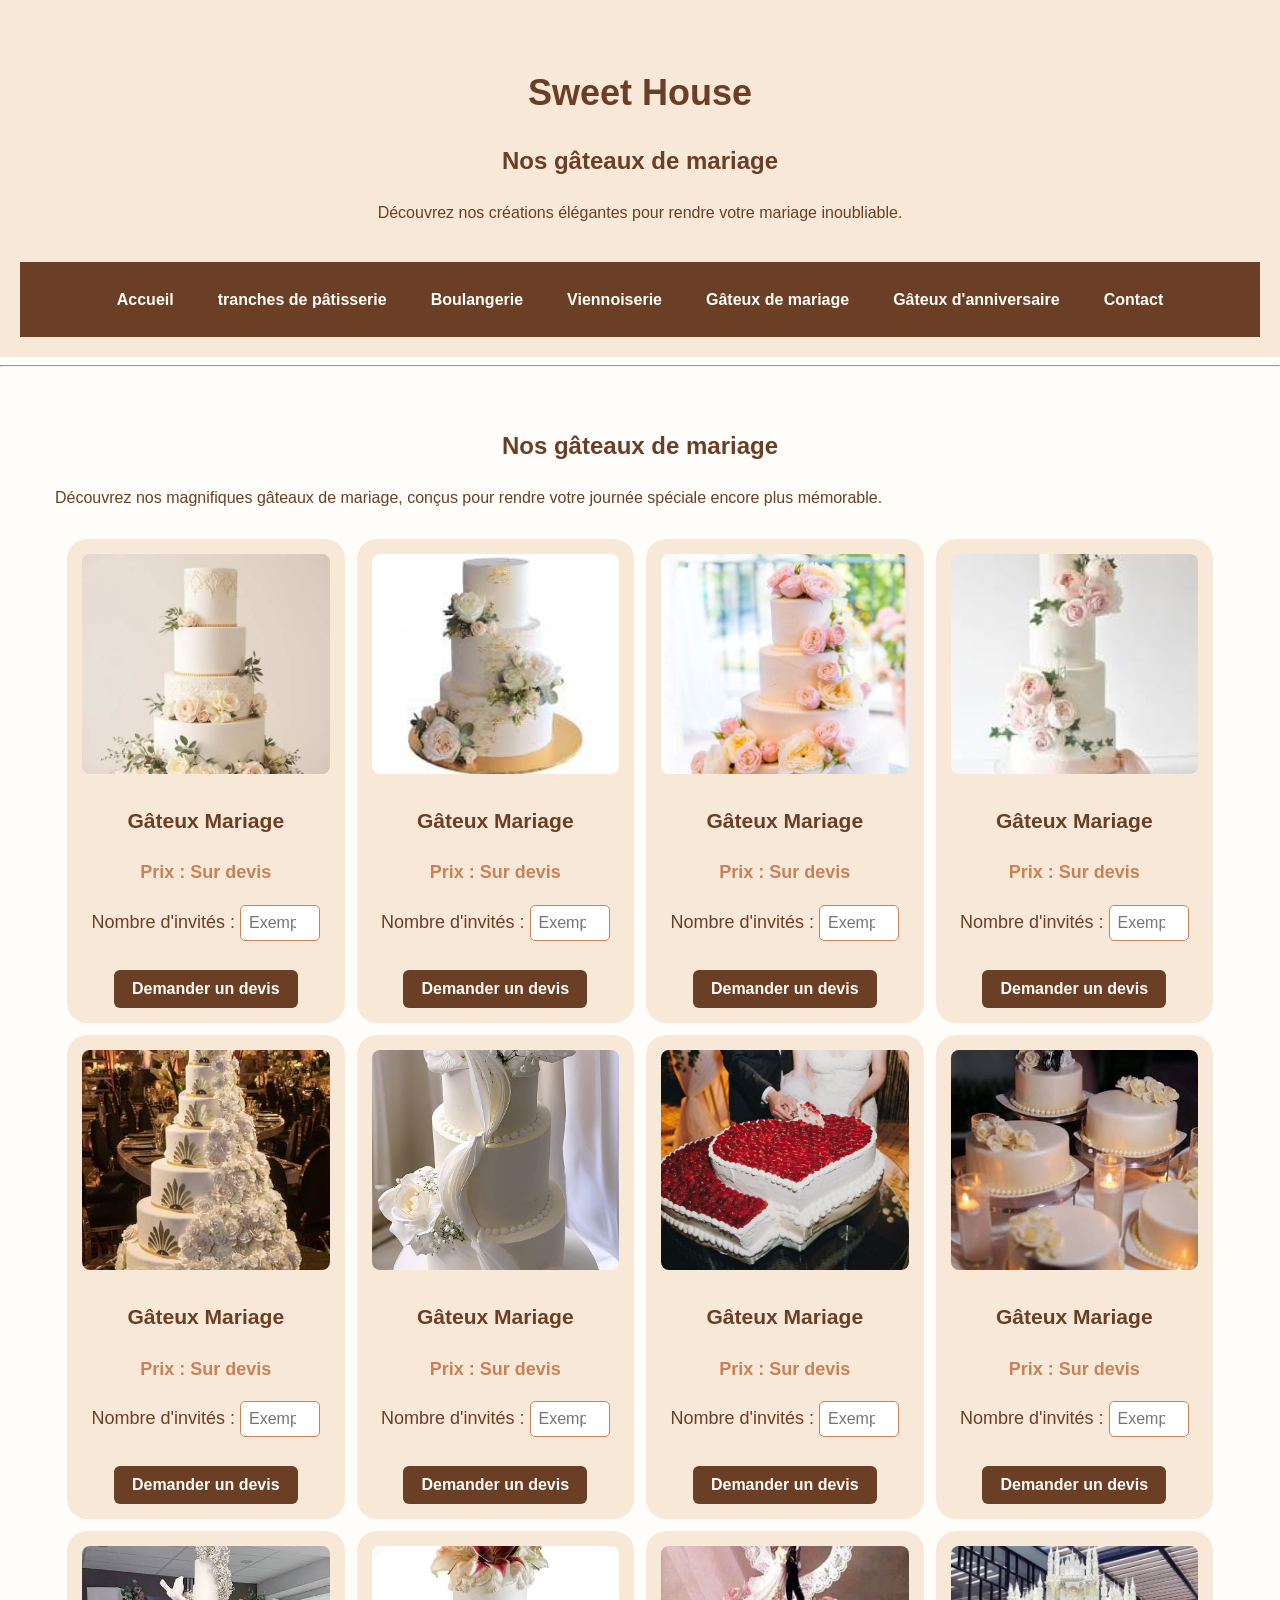
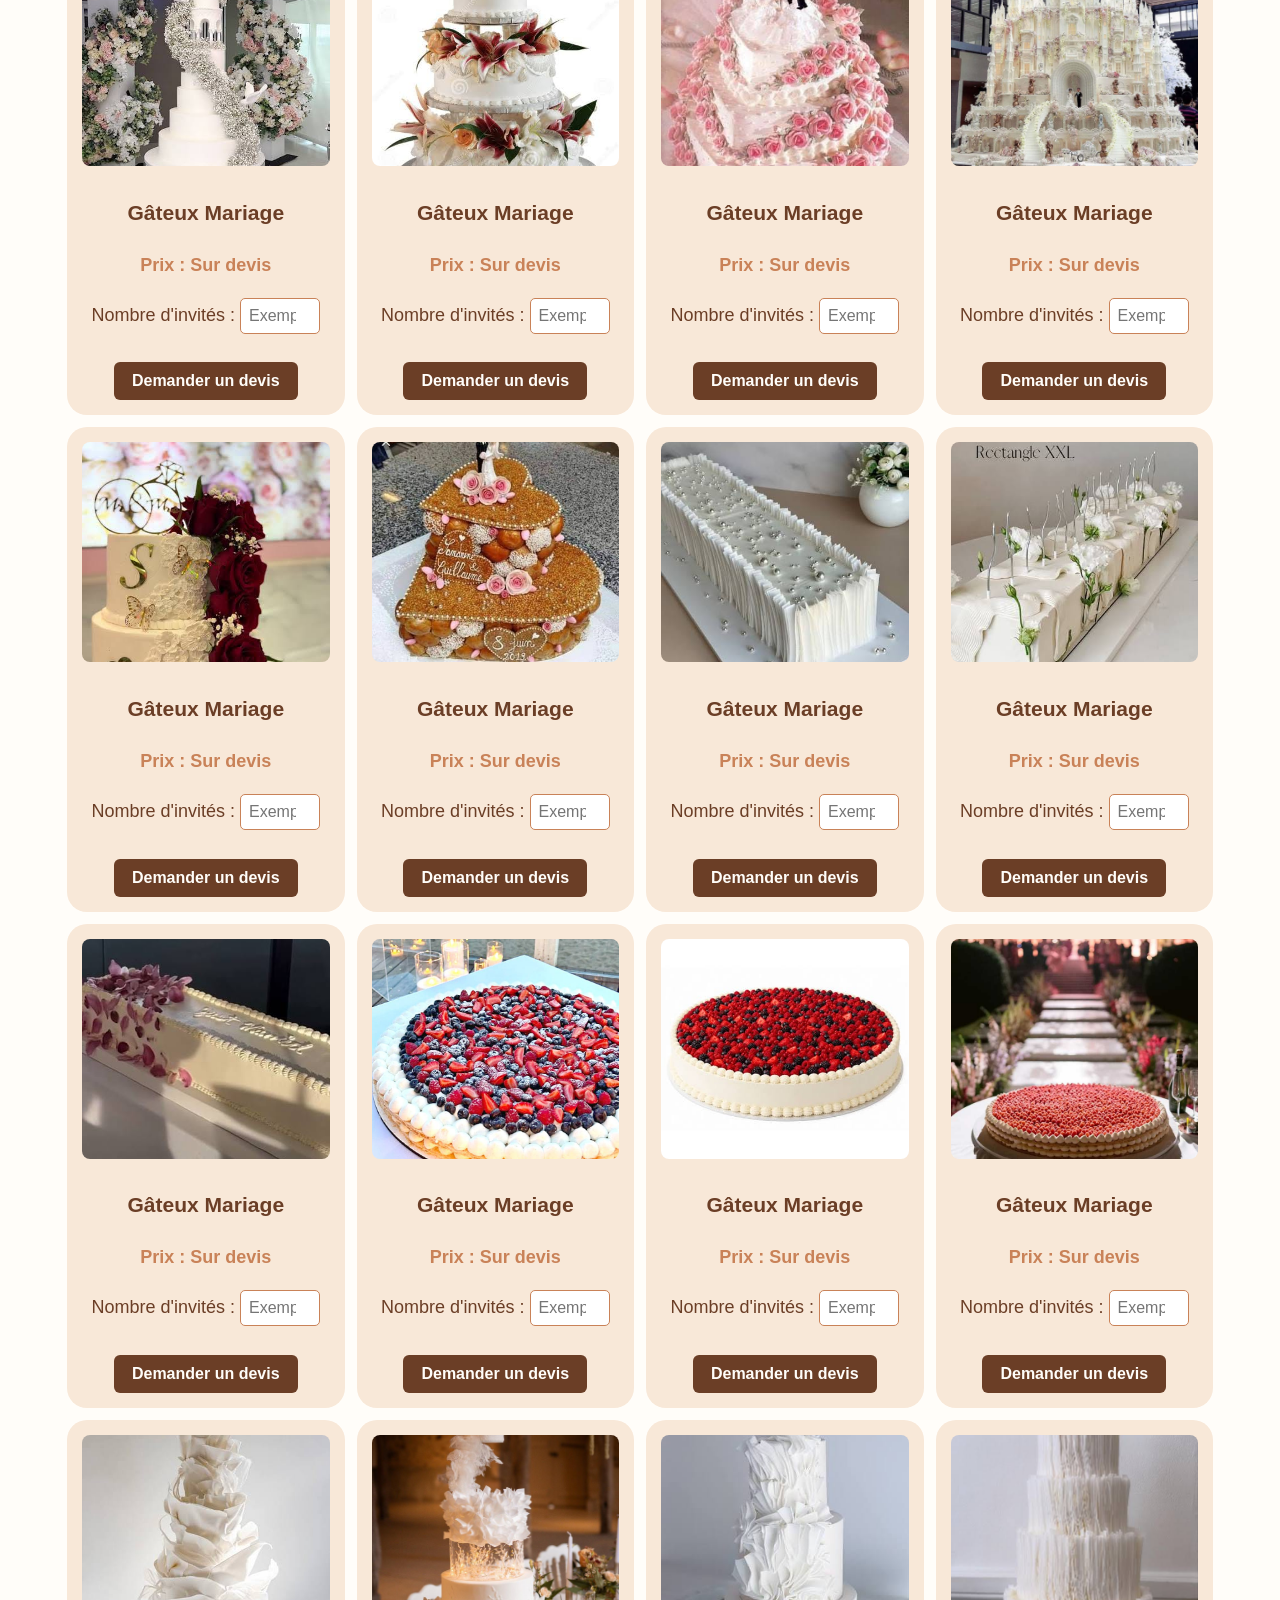
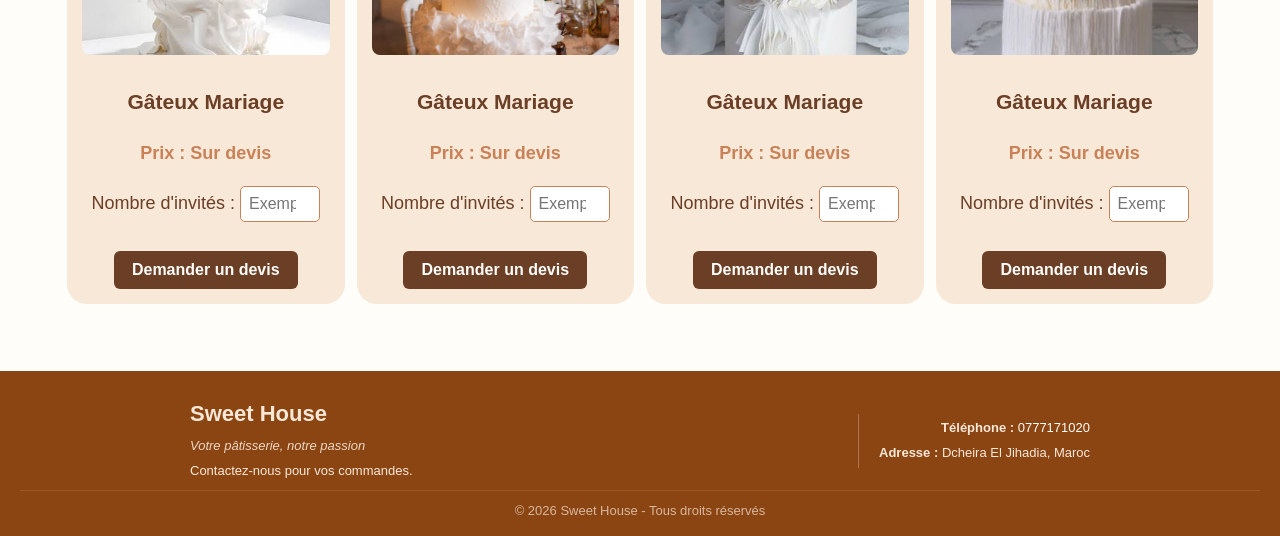
<file: mariage.html>
<!DOCTYPE html>
<html lang="en">
<head>
    <meta charset="UTF-8">
    <meta name="viewport" content="width=device-width, initial-scale=1.0">
    <title>Document</title>
    <link rel="stylesheet" href="style.css">
</head>
<body id="mariage">
      <div class="div">
    <header class="entete">
        <h1 class="principal">Sweet House</h1>
        <h2>Nos gâteaux de mariage</h2>
        <p>Découvrez nos créations élégantes pour rendre votre mariage inoubliable.</p>
    </header>
    <nav class="navigation">
        <a class="lien" href="index.html">Accueil</a> <br>
        <a class="lien" href="tranches.html">tranches de pâtisserie</a> <br>
        <a class="lien" href="boulangerie.html">Boulangerie</a> <br>
        <a class="lien" href="viennoiserie.html">Viennoiserie</a><br>
        <a class="lien" href="mariage.html">Gâteux de mariage</a> <br>
        <a class="lien" href="anniversaire.html">Gâteux d'anniversaire</a><br>
        <a class="lien" href="contact.html">Contact</a>
    </nav>
    </div>
    <hr>
    <main class="contenu" id="mariage2">
        <section class="presontaion">
          <h2 class="principal2">Nos gâteaux de mariage</h2>
          <p class="description">Découvrez nos magnifiques gâteaux de mariage, conçus pour rendre votre journée spéciale encore plus mémorable.</p>
        </section>
      <table class="produit">
        <tr>
            <td class="carte-produit">
                 <img class="id" src="mariage1.jpeg" alt="mariage1" width="300" height="300" style="object-fit: cover;">
                         <h3>Gâteux Mariage</h3>
                       <p>Prix : Sur devis</p>
                        <label for="invites1">Nombre d'invités :</label>
                        <input class="quantite" type="number" id="invites1" name="invites1" min="1" placeholder="Exemple :100 personnes" required>
                        <br><br>
                        <button type="button" class="bouton">Demander un devis</button>
            </td>
            <td class="carte-produit">
                <img class="id" src="mariage2.jpeg" alt="mariage2" width="300" height="300" style="object-fit: cover;">
                         <h3>Gâteux Mariage</h3>
                        <p>Prix : Sur devis</p>
                        <label for="invites2">Nombre d'invités :</label>
                        <input class="quantite" type="number" id="invites2" name="invites2" min="1" placeholder="Exemple :100 personnes" required>
                        <br><br>
                        <button type="button" class="bouton">Demander un devis</button>
            </td>
            <td class="carte-produit">
                <img class="id" src="mariage3.jpeg" alt="mariage3" width="300" height="300" style="object-fit: cover;">
                         <h3>Gâteux Mariage</h3>
                        <p>Prix : Sur devis</p>
                        <label for="invites3">Nombre d'invités :</label>
                        <input class="quantite" type="number" id="invites3" name="invites3" min="1" placeholder="Exemple :100 personnes" required>
                        <br><br>
                        <button type="button" class="bouton">Demander un devis</button>
            </td>
            <td class="carte-produit">
                <img class="id" src="mariage4.jpeg" alt="mariage4" width="300" height="300" style="object-fit: cover;">
                         <h3>Gâteux Mariage</h3>
                         <p>Prix : Sur devis</p>
                        <label for="invites4">Nombre d'invités :</label>
                        <input class="quantite" type="number" id="invites4" name="invites4" min="1" placeholder="Exemple :100 personnes" required>
                        <br><br>
                        <button type="button" class="bouton">Demander un devis</button>
            </td>
        </tr>
        <tr>
            <td class="carte-produit">
                 <img class="id" src="mariage5.jpeg" alt="mariage5" width="300" height="300" style="object-fit: cover;">
                         <h3>Gâteux Mariage</h3>
                         <p>Prix : Sur devis</p>
                        <label for="invites5">Nombre d'invités :</label>
                        <input class="quantite" type="number" id="invites5" name="invites5" min="1" placeholder="Exemple :100 personnes" required>
                        <br><br>
                        <button type="button" class="bouton">Demander un devis</button>
            </td>
            <td class="carte-produit">
                 <img class="id" src="mariage6.jpeg" alt="mariage6" width="300" height="300" style="object-fit: cover;">
                         <h3>Gâteux Mariage</h3>
                        <p>Prix : Sur devis</p>
                        <label for="invites6">Nombre d'invités :</label>
                        <input class="quantite" type="number" id="invites6" name="invites6" min="1" placeholder="Exemple :100 personnes" required>
                        <br><br>
                        <button type="button" class="bouton">Demander un devis</button>
            </td>
            <td class="carte-produit">
                 <img class="id" src="mariage7.jpeg" alt="mariage7" width="300" height="300" style="object-fit: cover;">
                         <h3>Gâteux Mariage</h3>
                        <p>Prix : Sur devis</p>
                        <label for="invites7">Nombre d'invités :</label>
                        <input class="quantite" type="number" id="invites7" name="invites7" min="1" placeholder="Exemple :100 personnes" required>
                        <br><br>
                        <button type="button" class="bouton">Demander un devis</button>
            </td>
            <td class="carte-produit">
                 <img class="id" src="mariage8.jpeg" alt="mariage8" width="300" height="300" style="object-fit: cover;">
                         <h3>Gâteux Mariage</h3>
                      <p>Prix : Sur devis</p>
                        <label for="invites8">Nombre d'invités :</label>
                        <input class="quantite" type="number" id="invites8" name="invites8" min="1" placeholder="Exemple :100 personnes" required>
                        <br><br>
                        <button type="button" class="bouton">Demander un devis</button>
            </td>
        </tr>
        <tr>
            <td class="carte-produit">
                 <img class="id" src="mariage9.jpeg" alt="mariage9" width="300" height="300" style="object-fit: cover;">
                         <h3>Gâteux Mariage</h3>
                        <p>Prix : Sur devis</p>
                        <label for="invites9">Nombre d'invités :</label>
                        <input class="quantite" type="number" id="invites9" name="invites9" min="1" placeholder="Exemple :100 personnes" required>
                        <br><br>
                        <button type="button" class="bouton">Demander un devis</button>
            </td>
            <td class="carte-produit">
                 <img class="id" src="mariage10.jpeg" alt="mariage10" width="300" height="300" style="object-fit: cover;">
                         <h3>Gâteux Mariage</h3>
                         <p>Prix : Sur devis</p>
                        <label for="invites10">Nombre d'invités :</label>
                        <input class="quantite" type="number" id="invites10" name="invites10" min="1" placeholder="Exemple :100 personnes" required>
                        <br><br>
                        <button type="button" class="bouton">Demander un devis</button>
            </td>
              <td class="carte-produit">
                 <img class="id" src="mariage11.jpeg" alt="mariage11" width="300" height="300" style="object-fit: cover;">
                         <h3>Gâteux Mariage</h3>
                         <p>Prix : Sur devis</p>
                        <label for="invites11">Nombre d'invités :</label>
                        <input class="quantite" type="number" id="invites11" name="invites11" min="1" placeholder="Exemple :100 personnes" required>
                        <br><br>
                        <button type="button" class="bouton">Demander un devis</button>
            </td>
              <td class="carte-produit">
                 <img class="id" src="mariage12.jpeg" alt="mariage12" width="300" height="300" style="object-fit: cover;">
                         <h3>Gâteux Mariage</h3>
                        <p>Prix : Sur devis</p>
                        <label for="invites12">Nombre d'invités :</label>
                        <input class="quantite" type="number" id="invites12" name="invites12" min="1" placeholder="Exemple :100 personnes" required>
                        <br><br>
                        <button type="button" class="bouton">Demander un devis</button>
            </td>
        </tr>
        <tr>
              <td class="carte-produit">
                 <img class="id" src="mariage13.jpeg" alt="mariage13" width="300" height="300" style="object-fit: cover;">
                         <h3>Gâteux Mariage</h3>
                        <p>Prix : Sur devis</p>
                        <label for="invites13">Nombre d'invités :</label>
                        <input class="quantite" type="number" id="invites13" name="invites13" min="1" placeholder="Exemple :100 personnes" required>
                        <br><br>
                        <button type="button" class="bouton">Demander un devis</button>
            </td>
              <td class="carte-produit">
                 <img class="id" src="mariage14.jpeg" alt="mariage14" width="300" height="300" style="object-fit: cover;">
                         <h3>Gâteux Mariage</h3>
                         <p>Prix : Sur devis</p>
                        <label for="invites14">Nombre d'invités :</label>
                        <input class="quantite" type="number" id="invites14" name="invites14" min="1" placeholder="Exemple :100 personnes" required>
                        <br><br>
                        <button type="button" class="bouton">Demander un devis</button>
            </td>
              <td class="carte-produit">
                 <img class="id" src="mariage15.jpeg" alt="mariage15" width="300" height="300" style="object-fit: cover;">
                         <h3>Gâteux Mariage</h3>
                        <p>Prix : Sur devis</p>
                        <label for="invites15">Nombre d'invités :</label>
                        <input class="quantite" type="number" id="invites15" name="invites15" min="1" placeholder="Exemple :100 personnes" required>
                        <br><br>
                        <button type="button" class="bouton">Demander un devis</button>
            </td>
              <td class="carte-produit">
                 <img class="id" src="mariage16.jpeg" alt="mariage16" width="300" height="300" style="object-fit: cover;">
                         <h3>Gâteux Mariage</h3>
                        <p>Prix : Sur devis</p>
                        <label for="invites16">Nombre d'invités :</label>
                        <input class="quantite" type="number" id="invites16" name="invites16" min="1" placeholder="Exemple :100 personnes" required>
                        <br><br>
                        <button type="button" class="bouton">Demander un devis</button>
            </td>
        </tr>
        <tr>
              <td class="carte-produit">
                 <img class="id" src="mariage17.jpeg" alt="mariage17" width="300" height="300" style="object-fit: cover;">
                         <h3>Gâteux Mariage</h3>
                        <p>Prix : Sur devis</p>
                        <label for="invites17">Nombre d'invités :</label>
                        <input class="quantite" type="number" id="invites17" name="invites17" min="1" placeholder="Exemple :100 personnes" required>
                        <br><br>
                        <button type="button" class="bouton">Demander un devis</button>
            </td>
              <td class="carte-produit">
                 <img class="id" src="mariage18.jpeg" alt="mariage18" width="300" height="300" style="object-fit: cover;">
                         <h3>Gâteux Mariage</h3>
                        <p>Prix : Sur devis</p>
                        <label for="invites18">Nombre d'invités :</label>
                        <input class="quantite" type="number" id="invites18" name="invites18" min="1" placeholder="Exemple :100 personnes" required>
                        <br><br>
                        <button type="button" class="bouton">Demander un devis</button>
            </td>
              <td class="carte-produit">
                 <img class="id" src="mariage19.jpeg" alt="mariage19" width="300" height="300" style="object-fit: cover;">
                         <h3>Gâteux Mariage</h3>
                        <p>Prix : Sur devis</p>
                        <label for="invites19">Nombre d'invités :</label>
                        <input class="quantite" type="number" id="invites19" name="invites19" min="1" placeholder="Exemple :100 personnes" required>
                        <br><br>
                        <button type="button" class="bouton">Demander un devis</button>
            </td>
              <td class="carte-produit">
                 <img class="id" src="mariage20.jpeg" alt="mariage20" width="300" height="300" style="object-fit: cover;">
                         <h3>Gâteux Mariage</h3>
                        <p>Prix : Sur devis</p>
                        <label for="invites20">Nombre d'invités :</label>
                        <input class="quantite" type="number" id="invites20" name="invites20" min="1" placeholder="Exemple :100 personnes" required>
                        <br><br>
                        <button type="button" class="bouton">Demander un devis</button>
            </td>
            
        </tr>
        <tr>
             <td class="carte-produit">
                 <img class="id" src="mariage21.jpeg" alt="mariage21" width="300" height="300" style="object-fit: cover;">
                        <h3>Gâteux Mariage</h3>
                        <p>Prix : Sur devis</p>
                        <label for="invites21">Nombre d'invités :</label>
                        <input class="quantite" type="number" id="invites21" name="invites21" min="1" placeholder="Exemple :100 personnes" required>
                        <br><br>
                        <button type="button" class="bouton">Demander un devis</button> 
             </td>
                       
             <td class="carte-produit">
                 <img class="id" src="mariage22.jpeg" alt="mariage22" width="300" height="300" style="object-fit: cover;">
                         <h3>Gâteux Mariage</h3>
                        <p>Prix : Sur devis</p>
                        <label for="invites22">Nombre d'invités :</label>
                        <input class="quantite" type="number" id="invites22" name="invites22" min="1" placeholder="Exemple :100 personnes" required>
                        <br><br>
                        <button type="button" class="bouton">Demander un devis</button>
            </td>
             <td class="carte-produit">
                 <img class="id" src="mariage23.jpeg" alt="mariage23" width="300" height="300" style="object-fit: cover;">
                         <h3>Gâteux Mariage</h3>
                       <p>Prix : Sur devis</p>
                        <label for="invites23">Nombre d'invités :</label>
                        <input class="quantite" type="number" id="invites23" name="invites23" min="1" placeholder="Exemple :100 personnes" required>
                        <br><br>
                        <button type="button" class="bouton">Demander un devis</button>
            </td>
             <td class="carte-produit">
                 <img class="id" src="mariage24.jpeg" alt="mariage24" width="300" height="300" style="object-fit: cover;">
                         <h3>Gâteux Mariage</h3>
                        <p>Prix : Sur devis</p>
                        <label for="invites24">Nombre d'invités :</label>
                        <input class="quantite" type="number" id="invites24" name="invites24" min="1" placeholder="Exemple :100 personnes" required>
                        <br><br>
                        <button type="button" class="bouton">Demander un devis</button>
            </td>
        </tr>
    </table>
  </main>
  <footer class="pied-page">
  <div class="footer-main">
    
    <div class="footer-left">
      <h2 class="titre-footer">Sweet House</h2>
      <p class="slogan-footer">Votre pâtisserie, notre passion</p>
      <p>Contactez-nous pour vos commandes.</p>
    </div>

    <div class="footer-right">
      <p>
        <strong>Téléphone :</strong>
        <a class="lien-footer" href="tel:0777171020">0777171020</a>
      </p>
      <p>
        <strong>Adresse :</strong> Dcheira El Jihadia, Maroc
      </p>
    </div>

  </div>

  <p class="copyright">
    &copy; 2026 Sweet House - Tous droits réservés
  </p>
</footer>
</body>
</html>
</file>
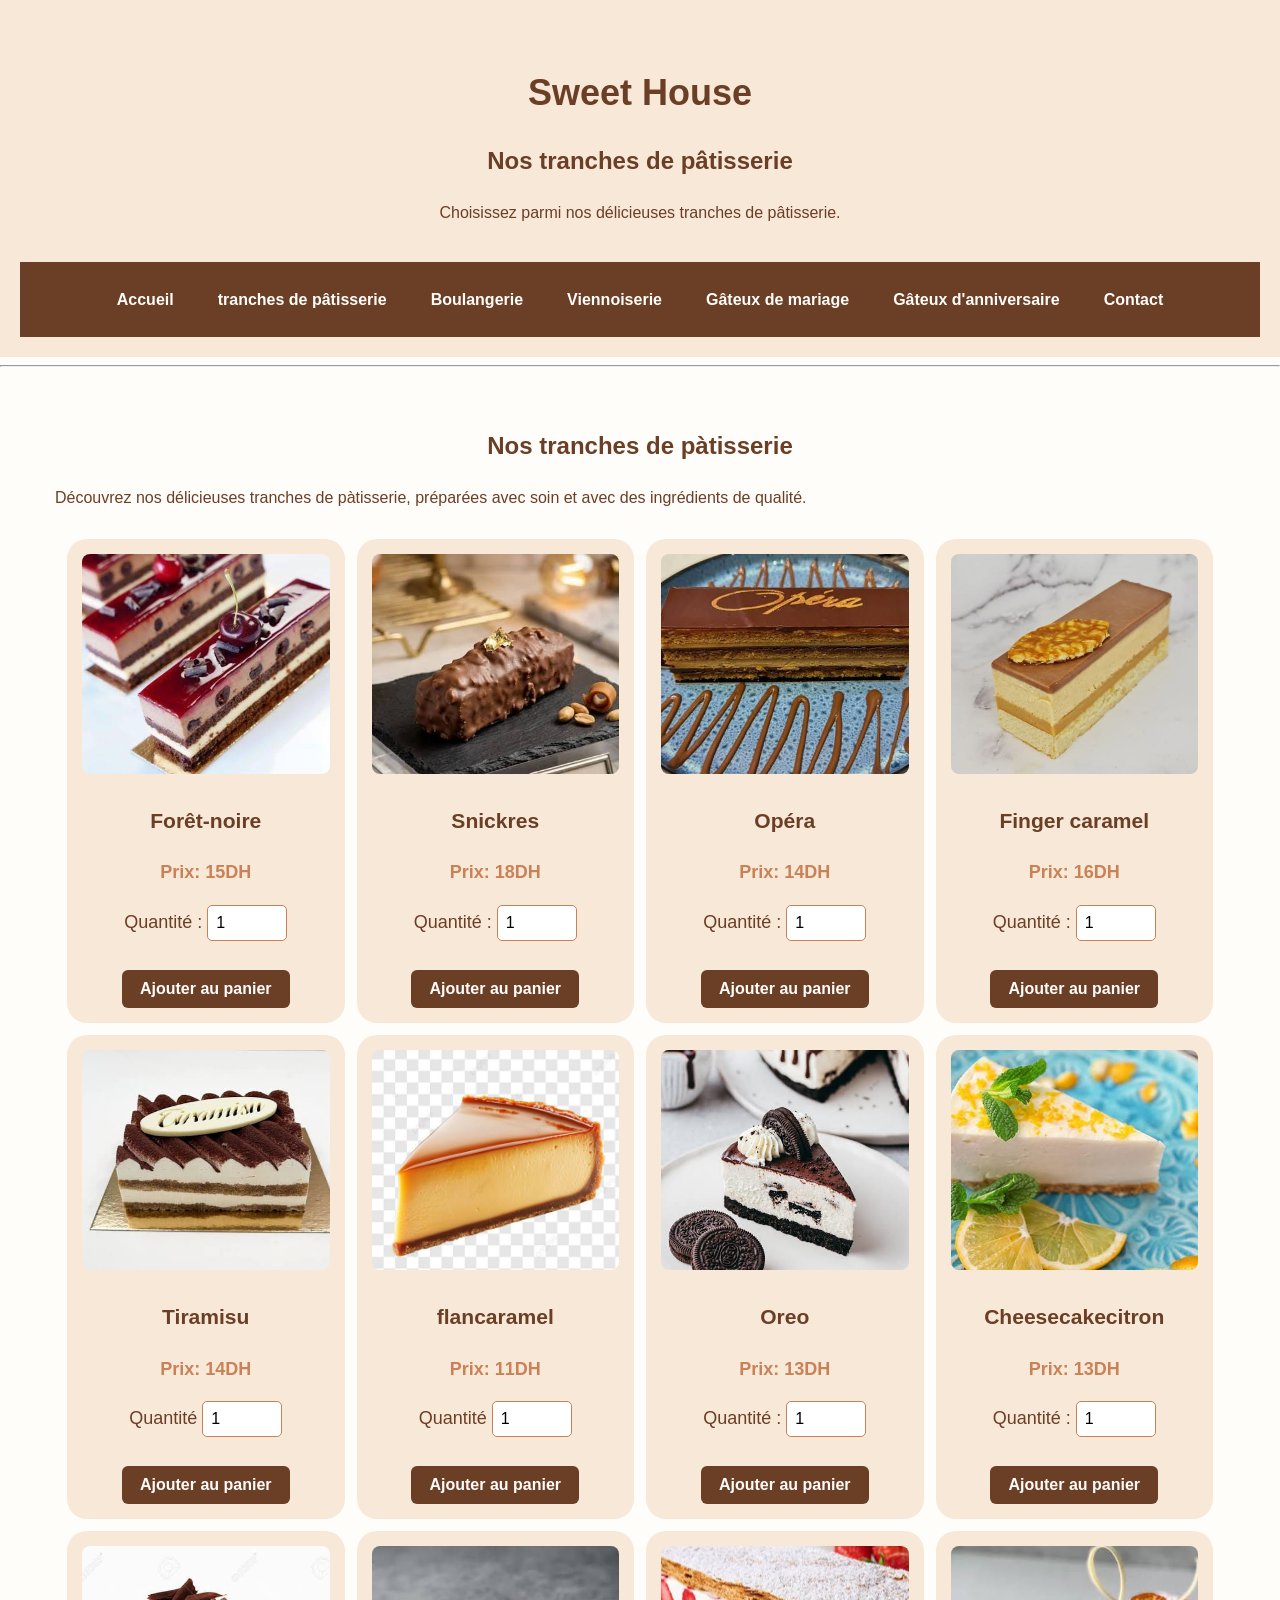
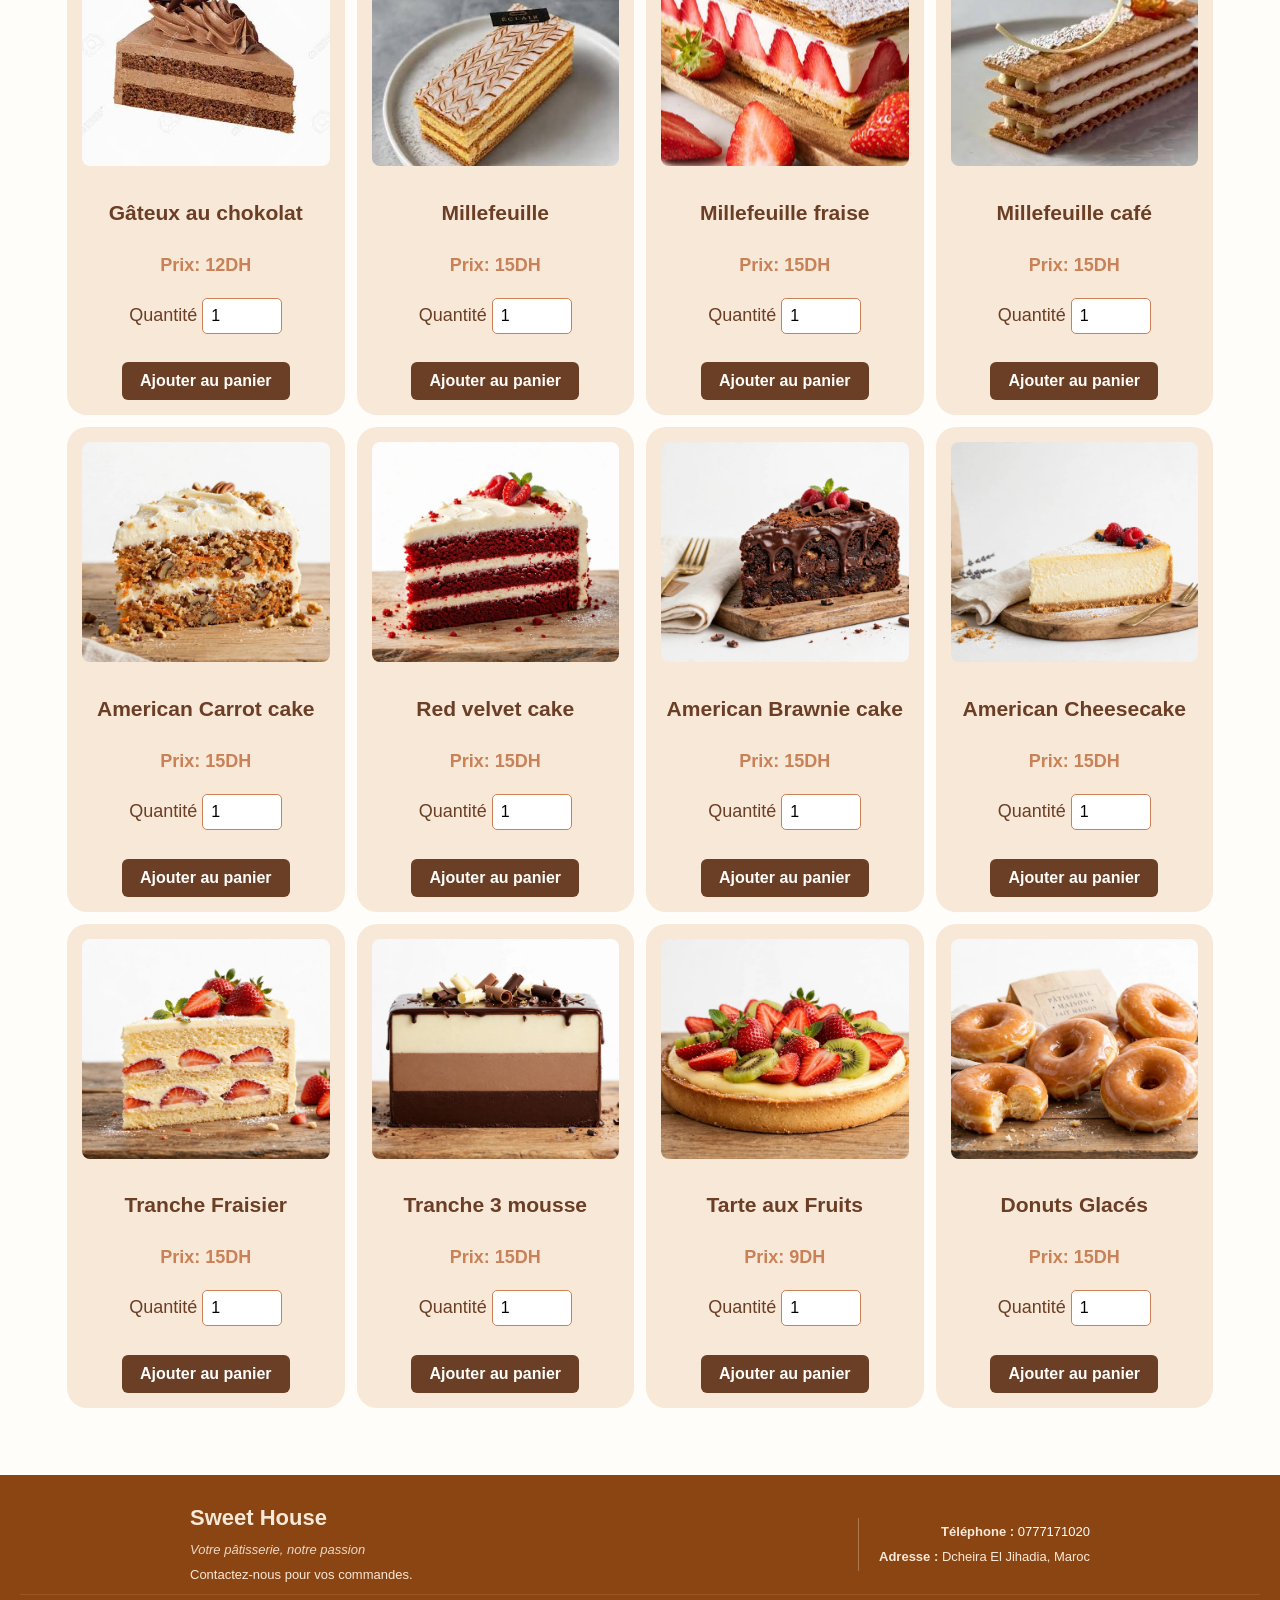
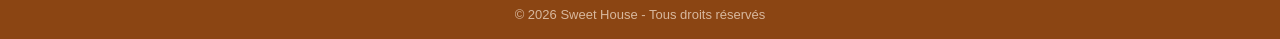
<file: tranches.html>
<!DOCTYPE html>
<html lang="en">
<head>
    <meta charset="UTF-8">
    <meta name="viewport" content="width=device-width, initial-scale=1.0">
    <title>les tranches</title>
    <link rel="stylesheet" href="style.css">
</head>
<body id="tranche">
       <div class="div">
    <header class="entete">
        <h1 class="principal">Sweet House</h1>
        <h2>Nos tranches de pâtisserie</h2>
        <p>Choisissez parmi nos délicieuses tranches de pâtisserie.</p>
    </header>
   <nav class="navigation">
        <a class="lien" href="index.html">Accueil</a> <br>
        <a class="lien" href="tranches.html">tranches de pâtisserie</a> <br>
        <a class="lien" href="boulangerie.html">Boulangerie</a> <br>
        <a class="lien" href="viennoiserie.html">Viennoiserie</a><br>
        <a class="lien" href="mariage.html">Gâteux de mariage</a> <br>
        <a class="lien" href="anniversaire.html">Gâteux d'anniversaire</a><br>
        <a class="lien" href="contact.html">Contact</a>
    </nav>
    </div>
    <hr>
    <main class="contenu" id="tranche2">
        <section class="presontaion">
            <h2 class="principal2">Nos tranches de pàtisserie</h2>
            <p class="description">Découvrez nos délicieuses tranches de pàtisserie, préparées avec soin et avec des ingrédients de qualité.</p>
        </section>
            <table class="produit">
                <tr>
                    <td class="carte-produit">
                        <img class="id" src="foretnoire.jpeg" alt="tranche de forêt-noire" width="300" height="300" style="object-fit:cover ;">
                        <h3> Forêt-noire</h3>
                        <p>Prix: 15DH</p>
                        <label for="a">Quantité :</label>
                        <input class="quantite" id="a" type="number" min="1" value="1">
                        <br><br>
                        <button class="bouton" type="button">Ajouter au panier </button>
                    </td>
                    <td class="carte-produit">
                        <img class="id" src="snickres.jpeg" alt="tranch de snickres" width="300" height="300" style="object-fit:cover ;">
                        <h3>Snickres</h3>
                        <p> Prix: 18DH</p>
                        <label for="b">Quantité :</label>
                        <input id="b" class="quantite" type="number" min="1" value="1">
                        <br><br>
                        <button class="bouton" type="button" >Ajouter au panier</button>
                    </td>
                    <td class="carte-produit">
                        <img class="id" src="opéra.jpeg" alt="opéra" width="300" height="300" style="object-fit:cover ;">
                        <h3>Opéra</h3>
                        <p> Prix: 14DH</p>
                        <label for="c"> Quantité :</label>
                        <input class="quantite" id="c" type="number" min="1" value="1">
                        <br><br>
                        <button class="bouton"  type="button">Ajouter au panier</button>
                    </td>
                    <td class="carte-produit">
                       <img class="id" src="fingercaramel.jpeg" alt="fingercaramel" width="300"  height="300" style="object-fit:cover ;">
                       <h3> Finger caramel</h3>
                       <p> Prix: 16DH</p>
                       <label for="d"> Quantité :</label>
                       <input class="quantite" id="d" type="number" min="1" value="1">
                       <br><br>
                       <button class="bouton"  type="button">Ajouter au panier</button>
                    </td>
                </tr>
                <tr>
                    <td class="carte-produit">
                        <img class="id" src="tiramisu.jpeg" alt="tiramisu" width="300" height="300" style="object-fit: cover;">
                        <h3>Tiramisu</h3>
                        <p> Prix: 14DH</p>
                        <label for="e">Quantité</label>
                        <input id="e" class="quantite" type="number" min="1" value="1">
                        <br><br>
                        <button class="bouton"  type="button">Ajouter au panier</button>
                    </td>
                    <td class="carte-produit">
                        <img class="id" src="flancaramel.jpeg" alt="flancaramel" width="300" height="300" style="object-fit: cover;">
                        <h3>flancaramel</h3>
                        <p> Prix: 11DH</p>
                        <label for="f">Quantité</label>
                        <input id="f" class="quantite" type="number" min="1" value="1">
                        <br><br>
                        <button class="bouton"  type="button">Ajouter au panier</button>
                    </td>
                    <td class="carte-produit">
                        <img class="id" src="oreo.jpeg" alt="oreo" width="300" height="300"  style="object-fit:cover ;">
                        <h3>Oreo</h3>
                        <p> Prix: 13DH</p>
                        <label for="g">Quantité :</label>
                        <input id="g" class="quantite" type="number" min="1" value="1">
                        <br><br>
                        <button class="bouton"  type="button">Ajouter au panier</button>
                    </td>
                    <td class="carte-produit">
                        <img class="id" src="cheesecakecitron.jpeg" alt="cheesecakecitron" width="300" height="300" style="object-fit:cover ;">
                        <h3>Cheesecakecitron</h3>
                        <p> Prix: 13DH</p>
                        <label for="h">Quantité :</label>
                        <input id="h" class="quantite" type="number" min="1" value="1">
                        <br><br>
                        <button class="bouton"  type="button">Ajouter au panier</button>
                    </td>   
                </tr>
                <tr>
                    <td class="carte-produit">
                        <img class="id" src="gateauxchocolat.jpeg" alt="gateauxchocolat" width="300" height="300" style="object-fit: cover;">
                        <h3>Gâteux au chokolat</h3>
                        <p> Prix: 12DH</p>
                        <label for="i">Quantité</label>
                        <input id="i" class="quantite" type="number" min="1" value="1">
                        <br><br>
                        <button class="bouton"  type="button">Ajouter au panier</button>
                    </td>
                    <td class="carte-produit">
                        <img class="id" src="millefeuille.jpeg" alt="millefeuille" width="300" height="300" style="object-fit: cover;">
                        <h3>Millefeuille</h3>
                        <p> Prix: 15DH</p>
                        <label for="aa">Quantité</label>
                        <input id="aa" class="quantite" type="number" min="1" value="1">
                        <br><br>
                        <button class="bouton"  type="button">Ajouter au panier</button>
                    </td>
                    <td class="carte-produit">
                        <img class="id" src="millefeuillefraise.jpeg" alt="millefeuillefraise" width="300" height="300" style="object-fit: cover;">
                        <h3>Millefeuille fraise</h3>
                        <p> Prix: 15DH</p>
                        <label for="bb">Quantité</label>
                        <input id="bb" class="quantite" type="number" min="1" value="1">
                        <br><br>
                        <button class="bouton"  type="button">Ajouter au panier</button>
                    </td>
                    <td class="carte-produit">
                         <img class="id" src="millefeuillecafe.jpeg" alt="millefeuillecafe" width="300" height="300" style="object-fit: cover;">
                         <h3>Millefeuille café</h3>
                        <p> Prix: 15DH</p>
                        <label for="cc">Quantité</label>
                        <input id="cc" class="quantite" type="number" min="1" value="1">
                        <br><br>
                        <button class="bouton"  type="button">Ajouter au panier</button>
                    </td>
                </tr>
                <tr>
                    <td class="carte-produit">
                        <img class="id" src="carrotcake.jpeg" alt="carrotcake" width="300" height="300" style="object-fit: cover;">
                         <h3>American Carrot cake</h3>
                        <p> Prix: 15DH</p>
                        <label for="dd">Quantité</label>
                        <input id="dd" class="quantite" type="number" min="1" value="1">
                        <br><br>
                        <button class="bouton"  type="button">Ajouter au panier</button>
                    </td>
                    <td class="carte-produit">
                        <img class="id" src="redvelvetcake.jpeg" alt="redvelvetcake" width="300" height="300" style="object-fit: cover;">
                         <h3>Red velvet cake</h3>
                        <p> Prix: 15DH</p>
                        <label for="ee">Quantité</label>
                        <input id="ee" class="quantite" type="number" min="1" value="1">
                        <br><br>
                        <button class="bouton"  type="button">Ajouter au panier</button>
                    </td>
                    <td class="carte-produit">
                        <img class="id" src="brawnie.jpeg" alt="brawnie" width="300" height="300" style="object-fit: cover;">
                         <h3>American Brawnie cake</h3>
                        <p> Prix: 15DH</p>
                        <label for="ff">Quantité</label>
                        <input id="ff" class="quantite" type="number" min="1" value="1">
                        <br><br>
                        <button class="bouton"  type="button">Ajouter au panier</button>
                    </td>
                    <td class="carte-produit">
                        <img class="id" src="cheesecake.jpeg" alt="cheesecake" width="300" height="300" style="object-fit: cover;">
                         <h3>American Cheesecake</h3>
                        <p> Prix: 15DH</p>
                        <label for="gg">Quantité</label>
                        <input id="gg" class="quantite" type="number" min="1" value="1">
                        <br><br>
                        <button class="bouton"  type="button">Ajouter au panier</button>
                    </td>
                </tr>
                <tr>
                
                    <td class="carte-produit">
                        <img class="id" src="tranchefraisier.jpeg" alt="tranchefraisier" width="300" height="300" style="object-fit: cover;">
                         <h3>Tranche Fraisier</h3>
                        <p> Prix: 15DH</p>
                        <label for="hh">Quantité</label>
                        <input id="hh" class="quantite" type="number" min="1" value="1">
                        <br><br>
                        <button class="bouton"  type="button">Ajouter au panier</button>
                    </td>            
                    <td class="carte-produit">
                        <img class="id" src="tranche3.jpeg" alt="tranche3" width="300" height="300" style="object-fit: cover;">
                         <h3>Tranche 3 mousse</h3>
                        <p> Prix: 15DH</p>
                        <label for="ii">Quantité</label>
                        <input id="ii" class="quantite" type="number" min="1" value="1">
                        <br><br>
                        <button class="bouton"  type="button">Ajouter au panier</button>
                    </td>
                    <td class="carte-produit">
                        <img class="id" src="tarte.jpeg" alt="tart" width="300" height="300" style="object-fit: cover;">
                         <h3>Tarte aux Fruits</h3>
                        <p> Prix: 9DH</p>
                        <label for="kk">Quantité</label>
                        <input id="kk" class="quantite" type="number" min="1" value="1">
                        <br><br>
                        <button class="bouton"  type="button">Ajouter au panier</button>
                    </td>
                    <td class="carte-produit">
                        <img class="id" src="donuts.jpeg" alt="donuts" width="300" height="300" style="object-fit: cover;">
                         <h3>Donuts Glacés</h3>
                        <p> Prix: 15DH</p>
                        <label for="p">Quantité</label>
                        <input id="p" class="quantite" type="number" min="1" value="1">
                        <br><br>
                        <button class="bouton"  type="button">Ajouter au panier</button>
                    </td>
                </tr>
            </table>
    </main>
    <footer class="pied-page">
  <div class="footer-main">
    
    <div class="footer-left">
      <h2 class="titre-footer">Sweet House</h2>
      <p class="slogan-footer">Votre pâtisserie, notre passion</p>
      <p>Contactez-nous pour vos commandes.</p>
    </div>

    <div class="footer-right">
      <p>
        <strong>Téléphone :</strong>
        <a class="lien-footer" href="tel:0777171020">0777171020</a>
      </p>
      <p>
        <strong>Adresse :</strong> Dcheira El Jihadia, Maroc
      </p>
    </div>

  </div>

  <p class="copyright">
    &copy; 2026 Sweet House - Tous droits réservés
  </p>
</footer>
    
</body>
</html>
</file>
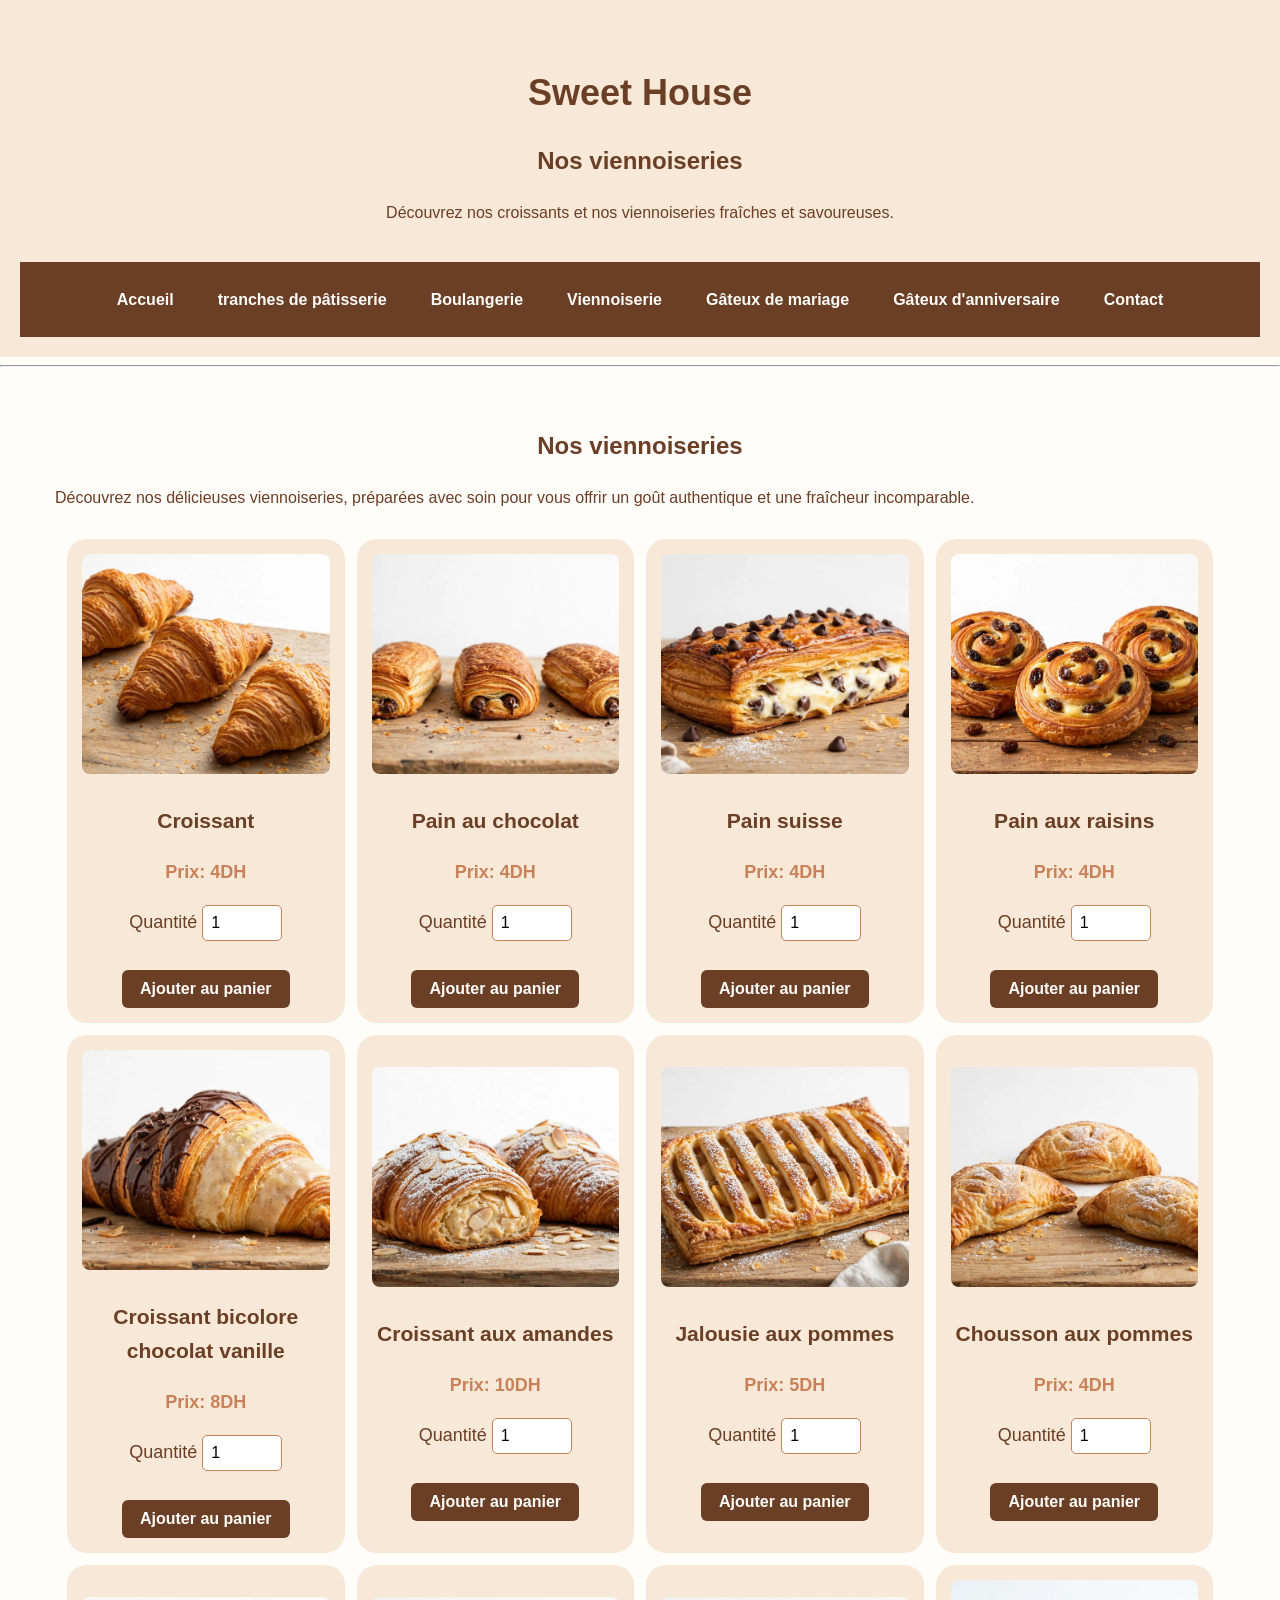
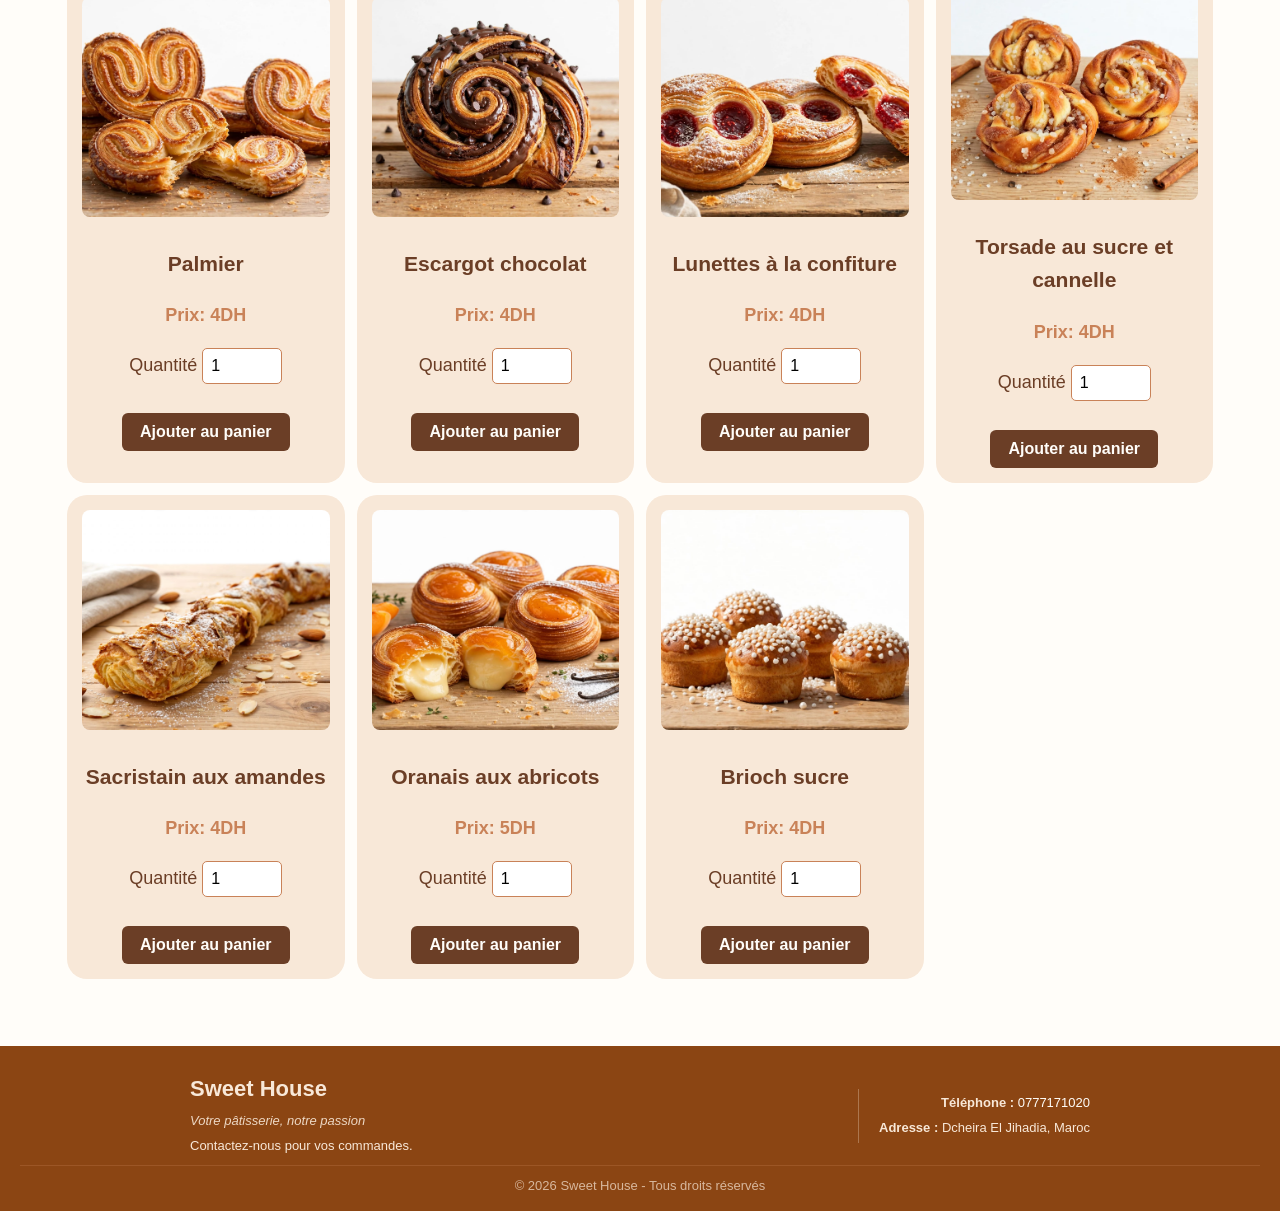
<file: viennoiserie.html>
<!DOCTYPE html>
<html lang="fr">
<head>
    <meta charset="UTF-8">
    <meta name="viewport" content="width=device-width, initial-scale=1.0">
    <title>Document</title>
    <link rel="stylesheet" href="style.css">
</head>
<body id="viennoiserie">
    <div class="div">
    <header class="entete">
        <h1 class="principal">Sweet House</h1>
        <h2>Nos viennoiseries</h2>
        <p>Découvrez nos croissants et nos viennoiseries fraîches et savoureuses.</p>
    </header>
    <nav class="navigation">
        <a class="lien" href="index.html">Accueil</a> <br>
        <a class="lien" href="tranches.html">tranches de pâtisserie</a> <br>
        <a class="lien" href="boulangerie.html">Boulangerie</a> <br>
        <a class="lien" href="viennoiserie.html">Viennoiserie</a><br>
        <a class="lien" href="mariage.html">Gâteux de mariage</a> <br>
        <a class="lien" href="anniversaire.html">Gâteux d'anniversaire</a><br>
        <a class="lien" href="contact.html">Contact</a>
    </nav>
    </div>
    <hr>
    <main class="contenu" id="viennoiserie2">
        <section class="presontaion">
           <h2 class="principal2">Nos viennoiseries</h2>
           <p class="description">Découvrez nos délicieuses viennoiseries, préparées avec soin pour vous offrir un goût authentique et une fraîcheur incomparable.</p>
        </section>
     <table class="produit">
        <tr>
            <td class="carte-produit">
                <img class="id" src="croissant1.jpeg" alt="croissant1" width="300" height="300" style="object-fit: cover;">
                         <h3>Croissant</h3>
                        <p> Prix: 4DH</p>
                        <label for="croissant">Quantité</label>
                        <input class="quantite" id="croissant" type="number" min="1" value="1">
                        <br><br>
                        <button type="button" class="bouton">Ajouter au panier</button>
            </td>
            <td  class="carte-produit">
                <img class="id" src="painauchocolat.jpeg" alt="painauchocolat" width="300" height="300" style="object-fit: cover;">
                         <h3>Pain au chocolat</h3>
                        <p> Prix: 4DH</p>
                        <label for="chocolat">Quantité</label>
                        <input class="quantite" id="chocolat" type="number" min="1" value="1">
                        <br><br>
                        <button class="bouton" type="button">Ajouter au panier</button>
            </td>
            <td  class="carte-produit">
                <img class="id" src="painsuisse.jpeg" alt="painsuisse" width="300" height="300" style="object-fit: cover;">
                         <h3>Pain suisse</h3>
                        <p> Prix: 4DH</p>
                        <label for="suiss">Quantité</label>
                        <input class="quantite" id="suiss" type="number" min="1" value="1">
                        <br><br>
                        <button class="bouton" type="button">Ajouter au panier</button>
            </td>
            <td  class="carte-produit">
                <img class="id" src="painauraisins.jpeg" alt="painauraisins" width="300" height="300" style="object-fit: cover;">
                         <h3>Pain aux raisins</h3>
                        <p> Prix: 4DH</p>
                        <label for="raisins">Quantité</label>
                        <input class="quantite" id="raisins" type="number" min="1" value="1">
                        <br><br>
                        <button class="bouton" type="button">Ajouter au panier</button>
            </td>
        </tr>
        <tr>
            <td  class="carte-produit">
                <img class="id" src="croissantbicolore.jpeg" alt="croissantbicolore" width="300" height="300" style="object-fit: cover;">
                         <h3>Croissant bicolore chocolat vanille</h3>
                        <p> Prix: 8DH</p>
                        <label for="bicolore">Quantité</label>
                        <input class="quantite" id="bicolore" type="number" min="1" value="1">
                        <br><br>
                        <button class="bouton" type="button">Ajouter au panier</button>
            </td>
            <td  class="carte-produit">
               <img class="id" src="croissantauxamandes.jpeg" alt="croissantauxamandes" width="300" height="300" style="object-fit: cover;">
                         <h3>Croissant aux amandes</h3>
                        <p> Prix: 10DH</p>
                        <label for="amandes">Quantité</label>
                        <input class="quantite" id="amandes" type="number" min="1" value="1">
                        <br><br>
                        <button class="bouton" type="button">Ajouter au panier</button>
            </td>
            <td  class="carte-produit">
                <img class="id" src="jalousie.jpeg" alt="jalousie" width="300" height="300" style="object-fit: cover;">
                         <h3>Jalousie aux pommes</h3>
                        <p> Prix: 5DH</p>
                        <label for="pommes">Quantité</label>
                        <input class="quantite" id="pommes" type="number" min="1" value="1">
                        <br><br>
                        <button class="bouton" type="button">Ajouter au panier</button>
            </td>
            <td  class="carte-produit">
                <img class="id" src="chaussonauxpommes.jpeg" alt="chaussonauxpommes" width="300" height="300" style="object-fit: cover;">
                         <h3>Chousson aux pommes</h3>
                        <p> Prix: 4DH</p>
                        <label for="Chousson">Quantité</label>
                        <input class="quantite" id="Chousson" type="number" min="1" value="1">
                        <br><br>
                        <button class="bouton" type="button">Ajouter au panier</button>
            </td>
        </tr>
        <tr>
            <td  class="carte-produit">
                <img class="id" src="palmier.jpeg" alt="palmier" width="300" height="300" style="object-fit: cover;">
                         <h3>Palmier</h3>
                        <p> Prix: 4DH</p>
                        <label for="palmier">Quantité</label>
                        <input class="quantite" id="palmier" type="number" min="1" value="1">
                        <br><br>
                        <button class="bouton" type="button">Ajouter au panier</button>
            </td>
            <td  class="carte-produit">
              <img class="id" src="escargot.jpeg" alt="escargot" width="300" height="300" style="object-fit: cover;">
                         <h3>Escargot chocolat</h3>
                        <p> Prix: 4DH</p>
                        <label for="escargot">Quantité</label>
                        <input class="quantite" id="escargot" type="number" min="1" value="1">
                        <br><br>
                        <button class="bouton" type="button">Ajouter au panier</button>  
            </td>
            <td  class="carte-produit">
                <img class="id" src="lunettes.jpeg" alt="lunettes" width="300" height="300" style="object-fit: cover;">
                         <h3>Lunettes à la confiture</h3>
                        <p> Prix: 4DH</p>
                        <label for="confiture">Quantité</label>
                        <input class="quantite" id="confiture" type="number" min="1" value="1">
                        <br><br>
                        <button class="bouton" type="button">Ajouter au panier</button>
            </td>
            <td  class="carte-produit">
                <img class="id" src="torsade.jpeg" alt="torsade" width="300" height="300" style="object-fit: cover;">
                         <h3>Torsade au sucre et cannelle</h3>
                        <p> Prix: 4DH</p>
                        <label for="cannelle">Quantité</label>
                        <input class="quantite" id="cannelle" type="number" min="1" value="1">
                        <br><br>
                        <button class="bouton" type="button">Ajouter au panier</button>
            </td>
        </tr>
        <tr>
            <td  class="carte-produit">
                <img class="id" src="sacristain.jpeg" alt="sacristain" width="300" height="300" style="object-fit: cover;">
                         <h3>Sacristain aux amandes</h3>
                        <p> Prix: 4DH</p>
                        <label for="sacristain">Quantité</label>
                        <input class="quantite" id="sacristain" type="number" min="1" value="1">
                        <br><br>
                        <button class="bouton" type="button">Ajouter au panier</button>
            </td>
            <td  class="carte-produit">
                <img class="id" src="oranais.jpeg" alt="oranais" width="300" height="300" style="object-fit: cover;">
                         <h3>Oranais aux abricots</h3>
                        <p> Prix: 5DH</p>
                        <label for="abricots">Quantité</label>
                        <input class="quantite" id="abricots" type="number" min="1" value="1">
                        <br><br>
                        <button class="bouton" type="button">Ajouter au panier</button>
            </td>
            <td  class="carte-produit">
                <img class="id" src="brioche.jpeg" alt="brioche" width="300" height="300" style="object-fit: cover;">
                         <h3>Brioch sucre</h3>
                        <p> Prix: 4DH</p>
                        <label for="sucre">Quantité</label>
                        <input class="quantite" id="sucre" type="number" min="1" value="1">
                        <br><br>
                        <button class="bouton" type="button">Ajouter au panier</button>
            </td>
            
      </table>
    </main>
    <footer class="pied-page">
  <div class="footer-main">
    
    <div class="footer-left">
      <h2 class="titre-footer">Sweet House</h2>
      <p class="slogan-footer">Votre pâtisserie, notre passion</p>
      <p>Contactez-nous pour vos commandes.</p>
    </div>

    <div class="footer-right">
      <p>
        <strong>Téléphone :</strong>
        <a class="lien-footer" href="tel:0777171020">0777171020</a>
      </p>
      <p>
        <strong>Adresse :</strong> Dcheira El Jihadia, Maroc
      </p>
    </div>

  </div>

  <p class="copyright">
    &copy; 2026 Sweet House - Tous droits réservés
  </p>
</footer>
    
</body>
</html>
</file>
<file: style.css>
*{
    box-sizing: border-box;
}

body {
    margin: 0;
    padding: 0;
    width: 100%;
    font-family: Arial, sans-serif;
    font-size: 16px;
    color: #6B3E26;
    background-color: #FFFDF9;
    line-height: 1.6;
}
.div {
    width: 100%;
    padding: 20px;
    background-color: #F8E8D8;
}

.entete {
    text-align: center;
    padding: 20px;
}

.principal{
    color: #6B3E26;
    font-size: 36px;
    margin-bottom: 10px;
}
.principal2{
      color: #C98258;
}

.description {
    line-height: 1.6;
}

.navigation {
    display: flex;
    justify-content: center;
    flex-wrap: wrap;
    padding: 15px;
    background-color: #6B3E26;
    gap: 10px;
    
}

nav,.lien {
    display: flex;
    color: #FFFDF9;
    text-decoration: none;
    padding: 10px 12px;    
    font-weight: bold;
    
}

.lien:hover{
    background-color: #C98258;
    color: #FFFDF9;
    border-radius: 5px

}
.contenu {
    width: 100%;
    max-width: 1200px;
    margin: 25px auto;
    padding: 15px;
}

.presentation {
    text-align: center;
    margin-bottom: 25px;
}

.principal2 {
    color: #6B3E26;
    text-align: center;
}
.categories, .produit{
    width: 100%;
    border-collapse: separate;
    border-spacing: 12px;
    table-layout: fixed;
}
.categories,.produit {
    width: 100%;
    text-align: center;
    vertical-align: top;
}
.carte-produit{
    background-color: #F8E8D8;
    padding: 15px;
    border-radius: 20px;
}
.id1, .id{
    width: 100%;
    max-width: 300px;
    height: 220px;
    object-fit: cover;
    border-radius: 8px;
}
.id:hover{
    transform: scale(1.02);
}
.id1:hover{
    transform: scale(1.02);
}
.carte{
    width: 33%;
    justify-content: center;
    gap: 30px;
    flex-wrap: wrap;
    max-width: 1200px;
    margin: 0 auto;
    padding: 20px;
    text-align: center;
}

.carte a{
    color: #6B3E26;
    text-decoration: none;
    font-weight: bold;
}
.carte-produit{
    color: #6B3E26;
    font-size: 18px;
}
.carte-produit p {
    color: #C98258;
    font-weight: bold;
    font-size: 18px;
}
      
.quantite {
    width: 80px;
    padding: 8px;
    border: 1px solid #C98258;
    border-radius: 5px;
    font-size: 16px;
}
.bouton{
    background-color: #6B3E26;
    color: #FFFDF9;
    padding: 10px 18px;
    border: none;
    border-radius: 6px;
    cursor: pointer;
    font-size: 16px;
    font-weight: bold;
}
.bouton:hover{
    background-color: #C98258;
}
.formulaire {
    max-width: 750px;
    margin: 0 auto;
    padding: 25px;
    background-color: #F8E8D8;
    border-radius: 10px;
}

.groupe-formulaire {
    margin-bottom: 25px;
}

.formulaire {
    max-width: 750px;
    margin: 0 auto;
    padding: 25px;
    background-color: #F8E8D8;
    border-radius: 10px;
}

.groupe-formulaire {
    margin-bottom: 25px;
}
.groupe-formulaire label {
    display: block;
    margin-bottom: 5px;
    font-weight: bold;
}
.champ-formulaire {
    width: 100%;
    padding: 10px;
    border: 1px solid #C98258;
    border-radius: 5px;
    font-family: Arial, sans-serif;
    font-size: 16px;
    background-color: #FFFDF9;
    color: #6B3E26;
}

textarea.champ-formulaire {
    resize: vertical;
}

.champ-formulaire:focus {
    outline: 2px solid #C98258;
}
.pied-page {
    text-align: center;
    padding: 20px;
    margin-top: 30px;
    background-color: #6B3E26;
    color: #FFFDF9
}
@media screen and (max-width: 700px) {

    .principal {
        font-size: 28px;
    }

    .navigation {
        flex-direction: column;
        align-items: center;
    }

    .lien {
        display: block;
        margin: 5px 0;
    }
    .contenu{
          width: 95%;
    }

    .categories,
    .produits,
    .categories tbody,
    .produits tbody,
    .categories tr,
    .produits tr,
    .categories td,
    .produits td {
        display: block;
        width: 100%;
    }

    .carte,
    .carte-produit {
        margin-bottom: 15px;
    }

    .id1,
    .id {
        height: auto;
        max-height: 300px;
    }

    .formulaire {
        padding: 15px;
    }
}
.pied-page {
  width: 100%;
  background-color: #8B4513; 
  color: #F8E8D8;
  padding: 25px 20px 10px; 
  margin-top: 40px;
}

.footer-main {
  display: flex;
  justify-content: space-between;
  align-items: center;
  max-width: 900px;
  margin: 0 auto;
  gap: 20px;
}

.footer-left {
  text-align: left;
}

.footer-right {
  text-align: right;
  border-left: 1px solid rgba(248, 232, 216, 0.3);
  padding-left: 20px;
}

.titre-footer {
  color: #F8E8D8;
  font-size: 22px;
  margin: 0 0 5px 0;
}

.slogan-footer {
  color: #F8E8D8;
  font-style: italic;
  font-size: 13px;
  margin: 0 0 8px 0;
  opacity: 0.9;
}

.pied-page p {
  margin: 4px 0;
  font-size: 13px;
}

.lien-footer {
  color: #FFFDF9;
  text-decoration: none;
}

.lien-footer:hover {
  color: #C98258;
  text-decoration: underline;
}

.copyright {
  border-top: 1px solid rgba(201, 130, 88, 0.4);
  padding-top: 10px;
  margin-top: 15px;
  font-size: 11px;
  text-align: center;
  opacity: 0.7;
}

@media screen and (max-width: 600px) {
  .footer-main {
    flex-direction: column;
    text-align: center;
  }
  .footer-left, .footer-right {
    text-align: center;
    border-left: none;
    padding-left: 0;
  }
}
</file>
